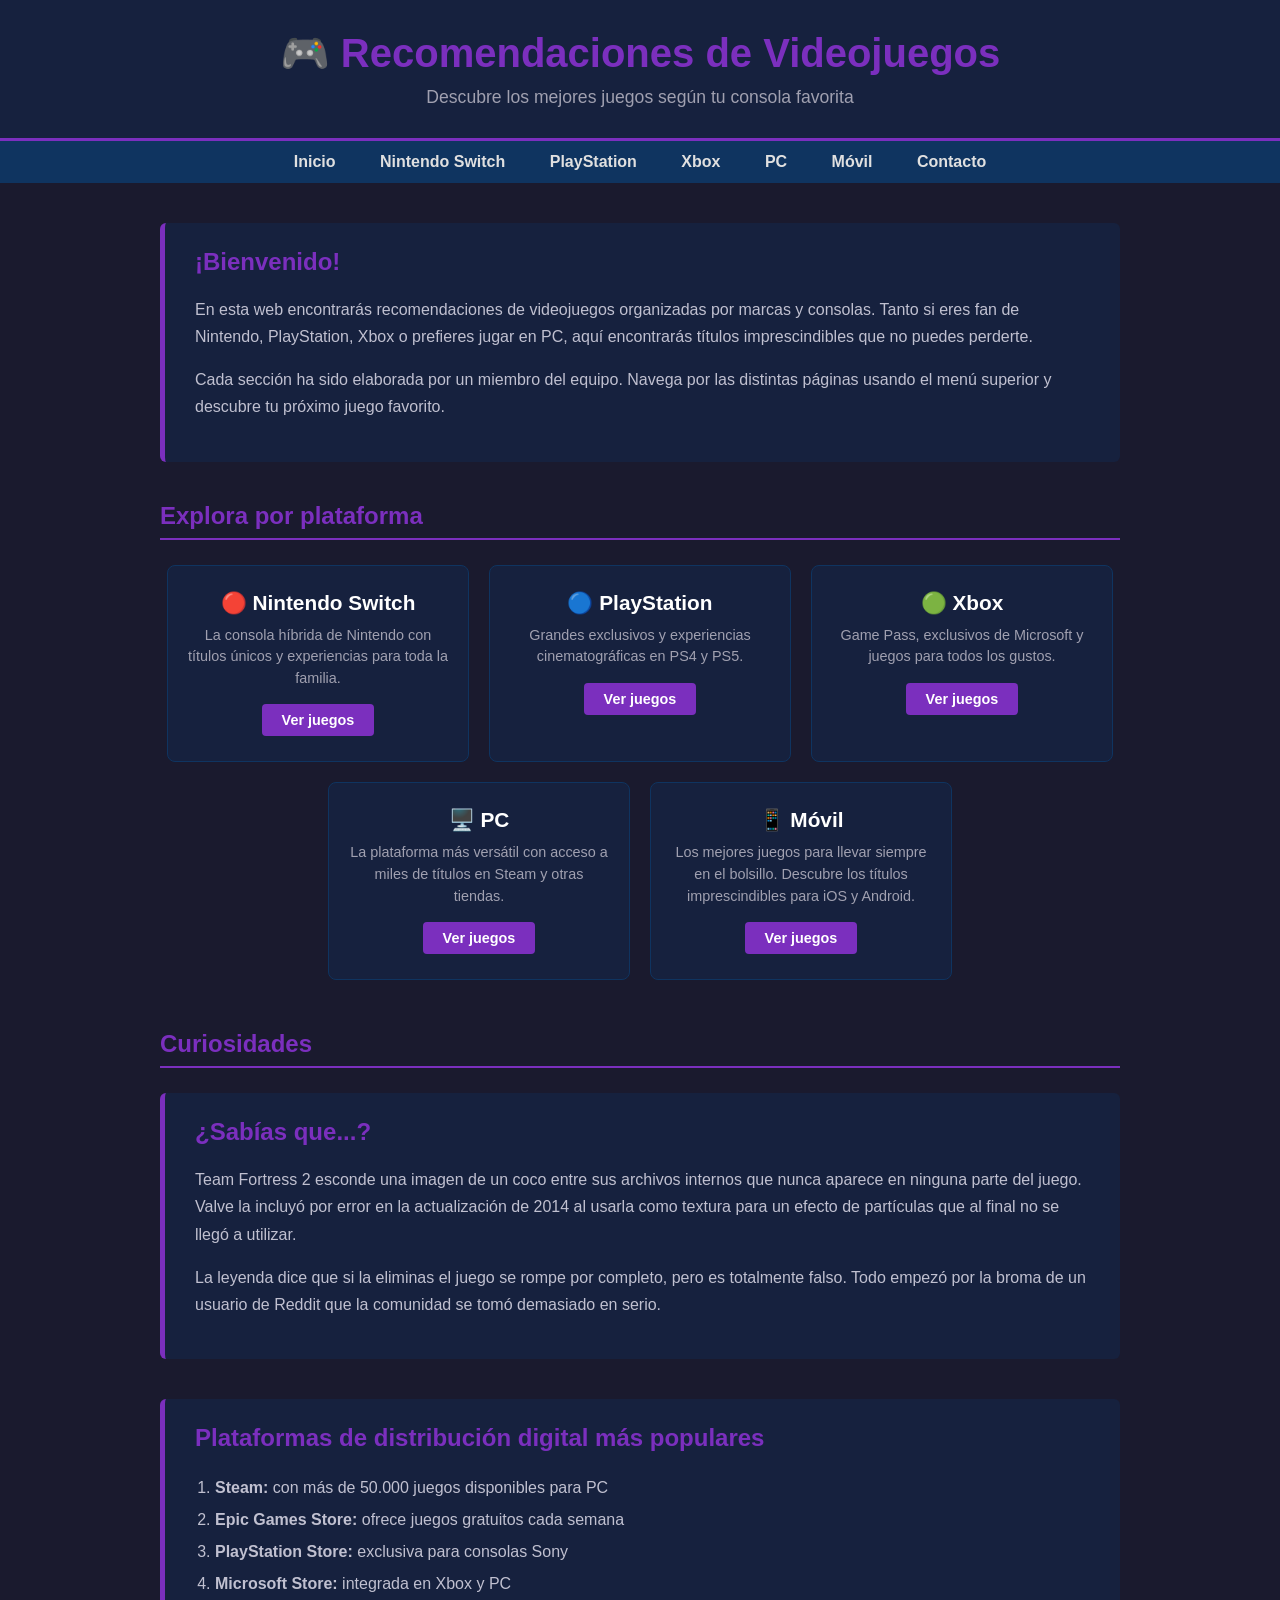
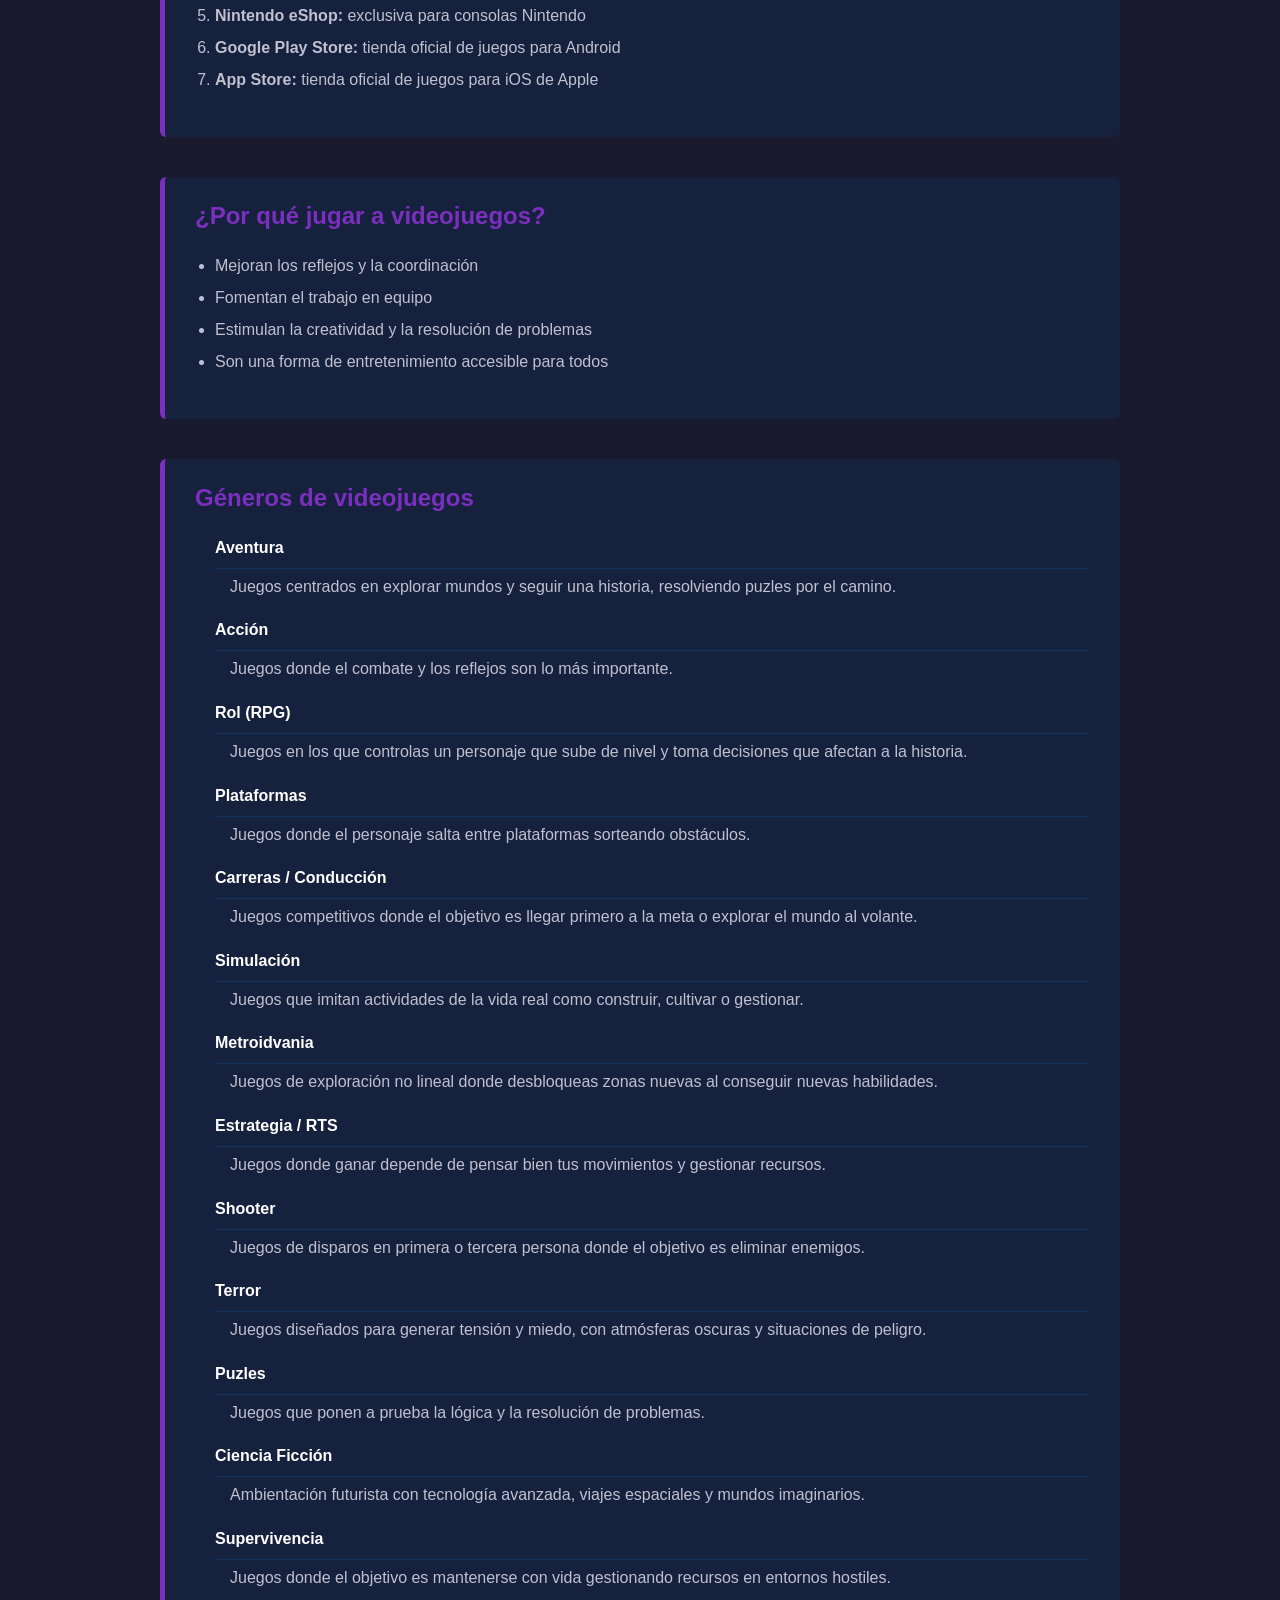
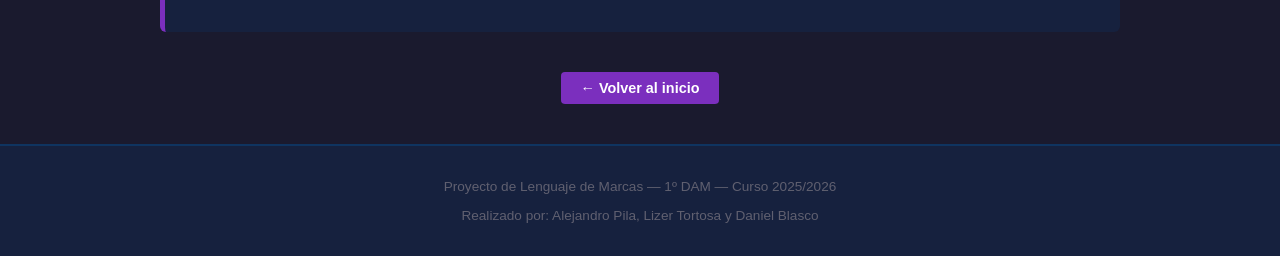
<file: index.html>
<!-- Alejandro Pila -->
<!DOCTYPE html>
<html lang="es">

<head>
    <meta charset="UTF-8">
    <meta name="viewport" content="width=device-width, initial-scale=1.0">
    <title>Recomendaciones de Videojuegos</title>
    <!-- Enlace al archivo de estilos compartido -->
    <link rel="stylesheet" href="estilos.css">
</head>

<body>

    <!-- Cabecera -->
    <header>
        <h1>🎮 Recomendaciones de Videojuegos</h1>
        <p>Descubre los mejores juegos según tu consola favorita</p>
    </header>

    <!-- Menú de navegación -->
    <nav>
        <a href="index.html">Inicio</a>
        <a href="switch.html">Nintendo Switch</a>
        <a href="playstation.html">PlayStation</a>
        <a href="xbox.html">Xbox</a>
        <a href="pc.html">PC</a>
        <a href="movil.html">Móvil</a>
        <a href="formulario.html">Contacto</a>
    </nav>

    <!-- Contenido principal -->
    <main>

        <!-- Bienvenida -->
        <div class="caja">
            <h2>¡Bienvenido!</h2>
            <p>
                En esta web encontrarás recomendaciones de videojuegos organizadas por marcas y consolas.
                Tanto si eres fan de Nintendo, PlayStation, Xbox o prefieres jugar en PC, aquí encontrarás
                títulos imprescindibles que no puedes perderte.
            </p>
            <p>
                Cada sección ha sido elaborada por un miembro del equipo. Navega por las distintas páginas
                usando el menú superior y descubre tu próximo juego favorito.
            </p>
        </div>

        <!-- Sección de plataformas -->
        <h2 class="seccion">Explora por plataforma</h2>

        <div class="plataformas">

            <!-- Nintendo Switch -->
            <div class="tarjeta-plataforma">
                <h3>🔴 Nintendo Switch</h3>
                <p>La consola híbrida de Nintendo con títulos únicos y experiencias para toda la familia.</p>
                <a href="switch.html" class="btn">Ver juegos</a>
            </div>

            <!-- PlayStation -->
            <div class="tarjeta-plataforma">
                <h3>🔵 PlayStation</h3>
                <p>Grandes exclusivos y experiencias cinematográficas en PS4 y PS5.</p>
                <a href="playstation.html" class="btn">Ver juegos</a>
            </div>

            <!-- Xbox -->
            <div class="tarjeta-plataforma">
                <h3>🟢 Xbox</h3>
                <p>Game Pass, exclusivos de Microsoft y juegos para todos los gustos.</p>
                <a href="xbox.html" class="btn">Ver juegos</a>
            </div>

            <!-- PC -->
            <div class="tarjeta-plataforma">
                <h3>🖥️ PC</h3>
                <p>La plataforma más versátil con acceso a miles de títulos en Steam y otras tiendas.</p>
                <a href="pc.html" class="btn">Ver juegos</a>
            </div>

            <div class="tarjeta-plataforma">
                <h3>📱 Móvil</h3>
                <p>Los mejores juegos para llevar siempre en el bolsillo. Descubre los títulos imprescindibles para iOS
                    y Android.</p>
                <a href="movil.html" class="btn">Ver juegos</a>
            </div>

        </div>

        <!-- Sección de información -->
        <h2 class="seccion">Curiosidades</h2>

        <!-- Curiosidad -->
        <div class="caja">
            <h2>¿Sabías que...?</h2>
            <p>
                Team Fortress 2 esconde una imagen de un coco entre sus archivos internos
                que nunca aparece en ninguna parte del juego. Valve la incluyó por error
                en la actualización de 2014 al usarla como textura para un efecto de
                partículas que al final no se llegó a utilizar.
            </p>
            <p>
                La leyenda dice que si la eliminas el juego se rompe por completo, pero
                es totalmente falso. Todo empezó por la broma de un usuario de Reddit
                que la comunidad se tomó demasiado en serio.
            </p>
        </div>

        <!-- Plataformas populares -->
        <div class="caja">
            <h2>Plataformas de distribución digital más populares</h2>
            <ol>
                <li><strong>Steam:</strong> con más de 50.000 juegos disponibles para PC</li>
                <li><strong>Epic Games Store:</strong> ofrece juegos gratuitos cada semana</li>
                <li><strong>PlayStation Store:</strong> exclusiva para consolas Sony</li>
                <li><strong>Microsoft Store:</strong> integrada en Xbox y PC</li>
                <li><strong>Nintendo eShop:</strong> exclusiva para consolas Nintendo</li>
                <li><strong>Google Play Store:</strong> tienda oficial de juegos para Android</li>
                <li><strong>App Store:</strong> tienda oficial de juegos para iOS de Apple</li>
            </ol>
        </div>

        <!-- Por que jugar videjuegos -->
        <div class="caja">
            <h2>¿Por qué jugar a videojuegos?</h2>
            <ul>
                <li>Mejoran los reflejos y la coordinación</li>
                <li>Fomentan el trabajo en equipo</li>
                <li>Estimulan la creatividad y la resolución de problemas</li>
                <li>Son una forma de entretenimiento accesible para todos</li>
            </ul>
        </div>

        <div class="caja">
            <h2>Géneros de videojuegos</h2>
            <dl>
                <dt><strong>Aventura</strong></dt>
                <dd>Juegos centrados en explorar mundos y seguir una historia, resolviendo puzles por el camino.</dd>

                <dt><strong>Acción</strong></dt>
                <dd>Juegos donde el combate y los reflejos son lo más importante.</dd>

                <dt><strong>Rol (RPG)</strong></dt>
                <dd>Juegos en los que controlas un personaje que sube de nivel y toma decisiones que afectan a la
                    historia.</dd>

                <dt><strong>Plataformas</strong></dt>
                <dd>Juegos donde el personaje salta entre plataformas sorteando obstáculos.</dd>

                <dt><strong>Carreras / Conducción</strong></dt>
                <dd>Juegos competitivos donde el objetivo es llegar primero a la meta o explorar el mundo al volante.
                </dd>

                <dt><strong>Simulación</strong></dt>
                <dd>Juegos que imitan actividades de la vida real como construir, cultivar o gestionar.</dd>

                <dt><strong>Metroidvania</strong></dt>
                <dd>Juegos de exploración no lineal donde desbloqueas zonas nuevas al conseguir nuevas habilidades.</dd>

                <dt><strong>Estrategia / RTS</strong></dt>
                <dd>Juegos donde ganar depende de pensar bien tus movimientos y gestionar recursos.</dd>

                <dt><strong>Shooter</strong></dt>
                <dd>Juegos de disparos en primera o tercera persona donde el objetivo es eliminar enemigos.</dd>

                <dt><strong>Terror</strong></dt>
                <dd>Juegos diseñados para generar tensión y miedo, con atmósferas oscuras y situaciones de peligro.</dd>

                <dt><strong>Puzles</strong></dt>
                <dd>Juegos que ponen a prueba la lógica y la resolución de problemas.</dd>

                <dt><strong>Ciencia Ficción</strong></dt>
                <dd>Ambientación futurista con tecnología avanzada, viajes espaciales y mundos imaginarios.</dd>

                <dt><strong>Supervivencia</strong></dt>
                <dd>Juegos donde el objetivo es mantenerse con vida gestionando recursos en entornos hostiles.</dd>
            </dl>
        </div>

        <!-- Botón de volver -->
        <div class="volver">
            <a href="#" class="btn">← Volver al inicio</a>
        </div>

    </main>

    <!-- Pie de página -->
    <footer>
        <p>Proyecto de Lenguaje de Marcas &mdash; 1º DAM &mdash; Curso 2025/2026</p>
        <p>Realizado por: Alejandro Pila, Lizer Tortosa y Daniel Blasco</p>
    </footer>

</body>

</html>
</file>
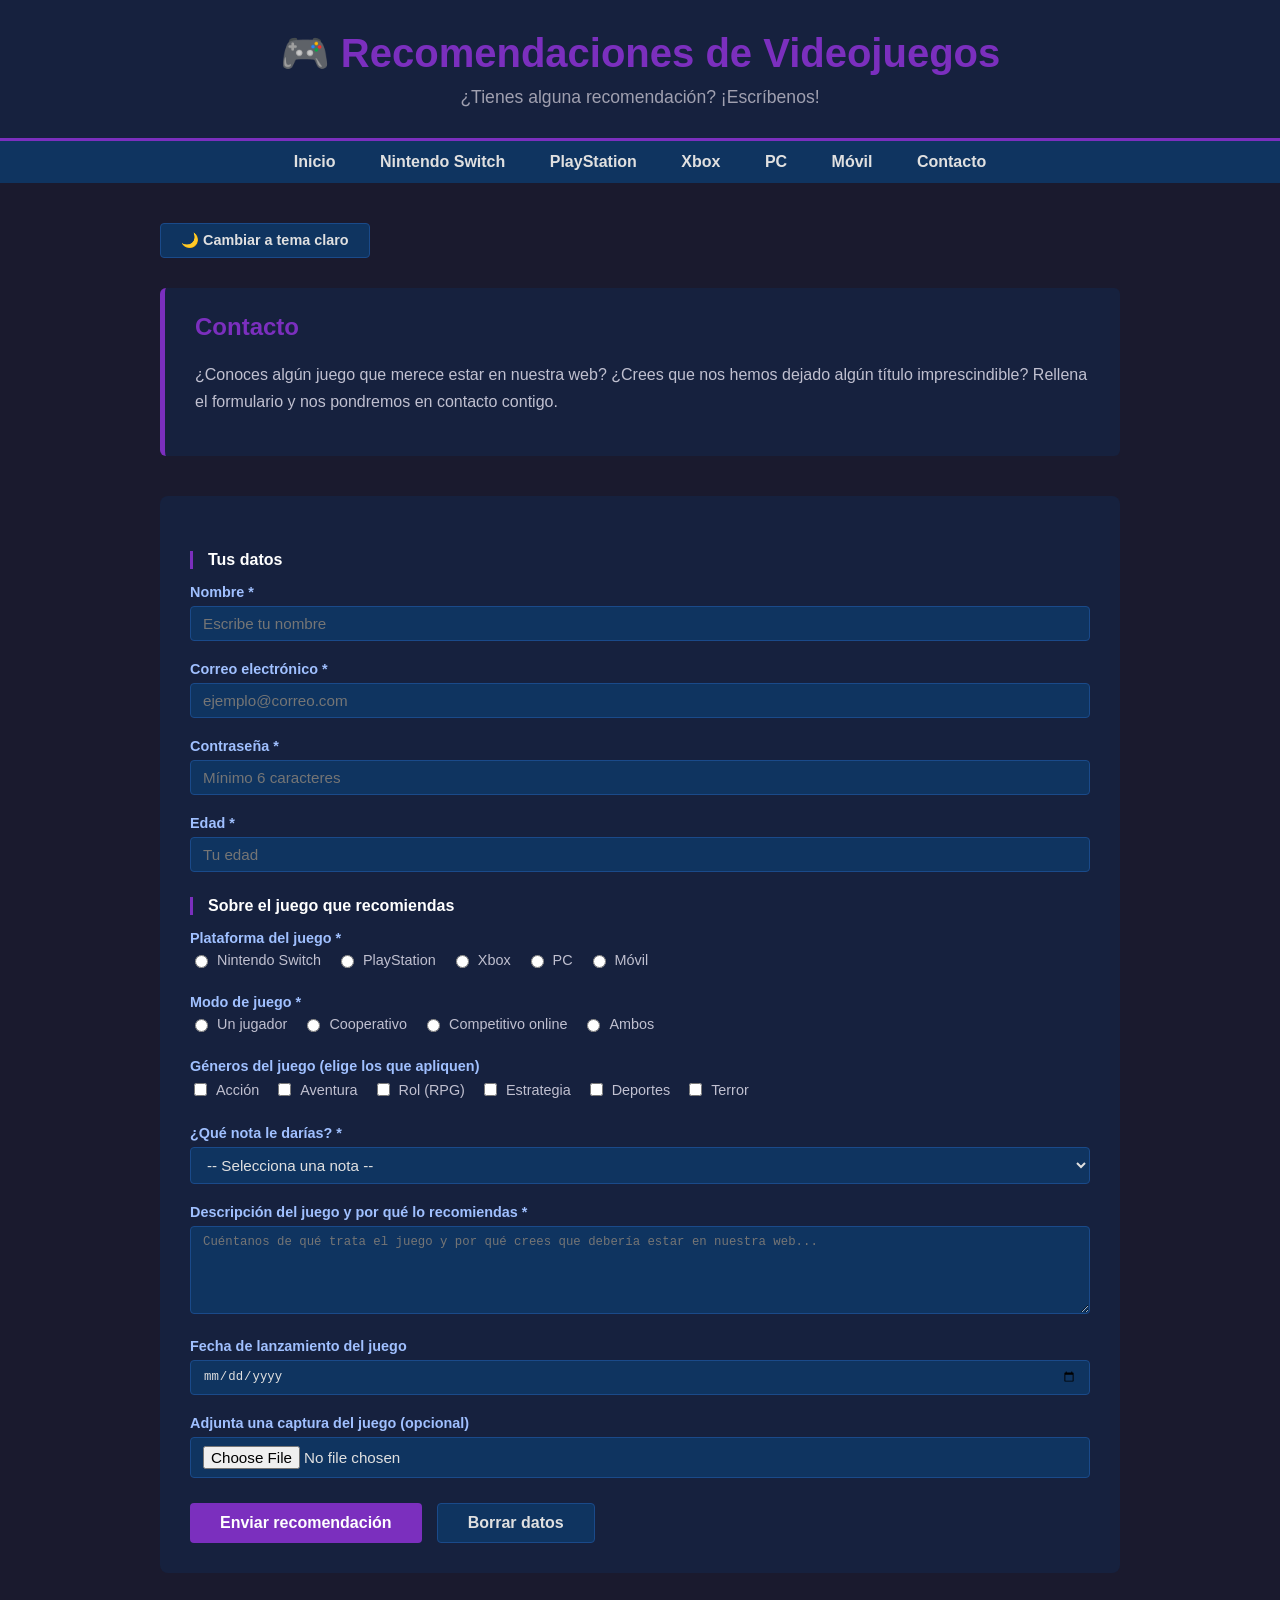
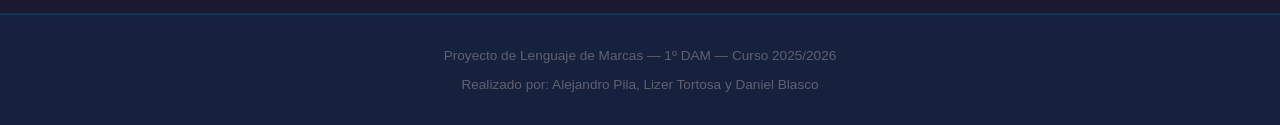
<file: formulario.html>
<!-- Alejandro Pila, Lizer Tortosa, Daniel Blasco -->
<!DOCTYPE html>
<html lang="es">

<head>
    <meta charset="UTF-8">
    <meta name="viewport" content="width=device-width, initial-scale=1.0">
    <title>Contacto - Recomendaciones de Videojuegos</title>
    <link rel="stylesheet" href="estilos.css">
</head>

<body>

    <!-- Cabecera -->
    <header>
        <h1>🎮 Recomendaciones de Videojuegos</h1>
        <p>¿Tienes alguna recomendación? ¡Escríbenos!</p>
    </header>

    <!-- Menú de navegación -->
    <nav>
        <a href="index.html">Inicio</a>
        <a href="switch.html">Nintendo Switch</a>
        <a href="playstation.html">PlayStation</a>
        <a href="XBOX.html">Xbox</a>
        <a href="PC.html">PC</a>
        <a href="movil.html">Móvil</a>
        <a href="formulario.html">Contacto</a>
    </nav>

    <!-- Contenido principal -->
    <main>

        <!-- Botón cambiar tema (evento Javascript) -->
        <button id="btn-tema" onclick="cambiarTema()">🌙 Cambiar a tema claro</button>

        <div class="caja">
            <h2>Contacto</h2>
            <p>
                ¿Conoces algún juego que merece estar en nuestra web? ¿Crees que nos hemos dejado
                algún título imprescindible? Rellena el formulario y nos pondremos en contacto contigo.
            </p>
        </div>

        <!-- Mensaje de éxito -->
        <div id="mensaje-exito">✅ ¡Mensaje enviado correctamente! Gracias por tu recomendación.</div>

        <!-- Formulario -->
        <div class="formulario">
            <form id="form-contacto" action="#" method="post">

                <!-- DATOS DE CONTACTO -->
                <p class="seccion-form">Tus datos</p>

                <!-- Nombre -->
                <div class="campo">
                    <label for="nombre">Nombre *</label>
                    <input type="text" id="nombre" name="nombre" maxlength="50" size="40"
                        placeholder="Escribe tu nombre">
                    <p class="error" id="error-nombre">El nombre es obligatorio.</p>
                </div>

                <!-- Correo -->
                <div class="campo">
                    <label for="email">Correo electrónico *</label>
                    <input type="text" id="email" name="email" maxlength="100" size="40"
                        placeholder="ejemplo@correo.com">
                    <p class="error" id="error-email">Introduce un correo electrónico válido.</p>
                </div>

                <!-- Contraseña -->
                <div class="campo">
                    <label for="password">Contraseña *</label>
                    <input type="password" id="password" name="password" maxlength="20" size="40"
                        placeholder="Mínimo 6 caracteres">
                    <p class="error" id="error-password">La contraseña debe tener al menos 6 caracteres.</p>
                </div>

                <!-- Edad -->
                <div class="campo">
                    <label for="edad">Edad *</label>
                    <input type="number" id="edad" name="edad" min="1" max="120" step="1" placeholder="Tu edad">
                    <p class="error" id="error-edad">Introduce una edad válida.</p>
                </div>

                <!-- SOBRE EL JUEGO -->
                <p class="seccion-form">Sobre el juego que recomiendas</p>

                <!-- Plataforma -->
                <div class="campo">
                    <label>Plataforma del juego *</label>
                    <div class="grupo-opciones">
                        <label><input type="radio" name="plataforma" value="switch"> Nintendo Switch</label>
                        <label><input type="radio" name="plataforma" value="playstation"> PlayStation</label>
                        <label><input type="radio" name="plataforma" value="xbox"> Xbox</label>
                        <label><input type="radio" name="plataforma" value="pc"> PC</label>
                        <label><input type="radio" name="plataforma" value="movil"> Móvil</label>
                    </div>
                    <p class="error" id="error-plataforma">Selecciona una plataforma.</p>
                </div>

                <!-- Modo de juego -->
                <div class="campo">
                    <label>Modo de juego *</label>
                    <div class="grupo-opciones">
                        <label><input type="radio" name="modo" value="solo"> Un jugador</label>
                        <label><input type="radio" name="modo" value="cooperativo"> Cooperativo</label>
                        <label><input type="radio" name="modo" value="competitivo"> Competitivo online</label>
                        <label><input type="radio" name="modo" value="ambos"> Ambos</label>
                    </div>
                    <p class="error" id="error-modo">Selecciona un modo de juego.</p>
                </div>

                <!-- Géneros -->
                <div class="campo">
                    <label>Géneros del juego (elige los que apliquen)</label>
                    <div class="grupo-opciones">
                        <label><input type="checkbox" name="generos" value="accion"> Acción</label>
                        <label><input type="checkbox" name="generos" value="aventura"> Aventura</label>
                        <label><input type="checkbox" name="generos" value="rol"> Rol (RPG)</label>
                        <label><input type="checkbox" name="generos" value="estrategia"> Estrategia</label>
                        <label><input type="checkbox" name="generos" value="deportes"> Deportes</label>
                        <label><input type="checkbox" name="generos" value="terror"> Terror</label>
                    </div>
                </div>

                <!-- Valoración -->
                <div class="campo">
                    <label for="valoracion">¿Qué nota le darías? *</label>
                    <select id="valoracion" name="valoracion">
                        <option value="">-- Selecciona una nota --</option>
                        <option value="10">10 - Obra maestra</option>
                        <option value="9">9 - Imprescindible</option>
                        <option value="8">8 - Muy recomendable</option>
                        <option value="7">7 - Bueno</option>
                        <option value="6">6 - Aceptable</option>
                    </select>
                    <p class="error" id="error-valoracion">Selecciona una valoración.</p>
                </div>

                <!-- Descripción -->
                <div class="campo">
                    <label for="descripcion">Descripción del juego y por qué lo recomiendas *</label>
                    <textarea id="descripcion" name="descripcion" rows="5"
                        placeholder="Cuéntanos de qué trata el juego y por qué crees que debería estar en nuestra web..."></textarea>
                    <p class="error" id="error-descripcion">La descripción es obligatoria.</p>
                </div>

                <!-- Fecha de lanzamiento -->
                <div class="campo">
                    <label for="fecha-lanzamiento">Fecha de lanzamiento del juego</label>
                    <input type="date" id="fecha-lanzamiento" name="fecha-lanzamiento">
                </div>

                <!-- Captura del juego -->
                <div class="campo">
                    <label for="captura">Adjunta una captura del juego (opcional)</label>
                    <input type="file" id="captura" name="captura" accept="image/*">
                </div>

                <!-- Botones -->
                <div class="botones-form">
                    <button type="button" class="btn-enviar" onclick="validarFormulario()">Enviar recomendación</button>
                    <button type="reset" class="btn-borrar">Borrar datos</button>
                </div>

            </form>
        </div>

    </main>

    <!-- Pie de página -->
    <footer>
        <p>Proyecto de Lenguaje de Marcas &mdash; 1º DAM &mdash; Curso 2025/2026</p>
        <p>Realizado por: Alejandro Pila, Lizer Tortosa y Daniel Blasco</p>
    </footer>

    <!-- Javascript -->
    <script>

        // =========================================
        // EVENTO: CAMBIAR TEMA DE LA PÁGINA
        // =========================================
         function cambiarTema() {
            var boton = document.getElementById('btn-tema');
            var body = document.body;
 
            if (body.classList.contains('tema-claro')) {
                body.classList.remove('tema-claro');
                boton.textContent = '🌙 Cambiar a tema claro';
            } else {
                body.classList.add('tema-claro');
                boton.textContent = '☀️ Cambiar a tema oscuro';
            }
        }

        // =========================================
        // VALIDACIÓN DEL FORMULARIO
        // =========================================
        function validarFormulario() {

            var valido = true;

            // Limpiar errores anteriores
            var errores = document.querySelectorAll('.error');
            for (var i = 0; i < errores.length; i++) {
                errores[i].style.display = 'none';
            }
            var invalidos = document.querySelectorAll('.invalido');
            for (var i = 0; i < invalidos.length; i++) {
                invalidos[i].classList.remove('invalido');
            }

            // Validar nombre
            var nombre = document.getElementById('nombre');
            if (nombre.value.trim() === '') {
                document.getElementById('error-nombre').style.display = 'block';
                nombre.classList.add('invalido');
                valido = false;
            }

            // Validar email
            var email = document.getElementById('email');
            if (email.value.trim() === '' || !email.value.includes('@')) {
                document.getElementById('error-email').style.display = 'block';
                email.classList.add('invalido');
                valido = false;
            }

            // Validar contraseña
            var password = document.getElementById('password');
            if (password.value.length < 6) {
                document.getElementById('error-password').style.display = 'block';
                password.classList.add('invalido');
                valido = false;
            }

            // Validar edad
            var edad = document.getElementById('edad');
            if (edad.value === '' || edad.value < 1 || edad.value > 120) {
                document.getElementById('error-edad').style.display = 'block';
                edad.classList.add('invalido');
                valido = false;
            }

            // Validar plataforma (radio)
            var plataformas = document.querySelectorAll('input[name="plataforma"]');
            var plataformaSeleccionada = false;
            for (var i = 0; i < plataformas.length; i++) {
                if (plataformas[i].checked) {
                    plataformaSeleccionada = true;
                }
            }
            if (!plataformaSeleccionada) {
                document.getElementById('error-plataforma').style.display = 'block';
                valido = false;
            }

            // Validar modo de juego (radio)
            var modos = document.querySelectorAll('input[name="modo"]');
            var modoSeleccionado = false;
            for (var i = 0; i < modos.length; i++) {
                if (modos[i].checked) {
                    modoSeleccionado = true;
                }
            }
            if (!modoSeleccionado) {
                document.getElementById('error-modo').style.display = 'block';
                valido = false;
            }

            // Validar valoración (select)
            var valoracion = document.getElementById('valoracion');
            if (valoracion.value === '') {
                document.getElementById('error-valoracion').style.display = 'block';
                valoracion.classList.add('invalido');
                valido = false;
            }

            // Validar descripción
            var descripcion = document.getElementById('descripcion');
            if (descripcion.value.trim() === '') {
                document.getElementById('error-descripcion').style.display = 'block';
                descripcion.classList.add('invalido');
                valido = false;
            }

            // Si todo es válido mostrar mensaje de éxito
            if (valido) {
                document.getElementById('mensaje-exito').style.display = 'block';
                document.getElementById('form-contacto').reset();
                window.scrollTo(0, 0);
            }
        }

    </script>

</body>

</html>
</file>
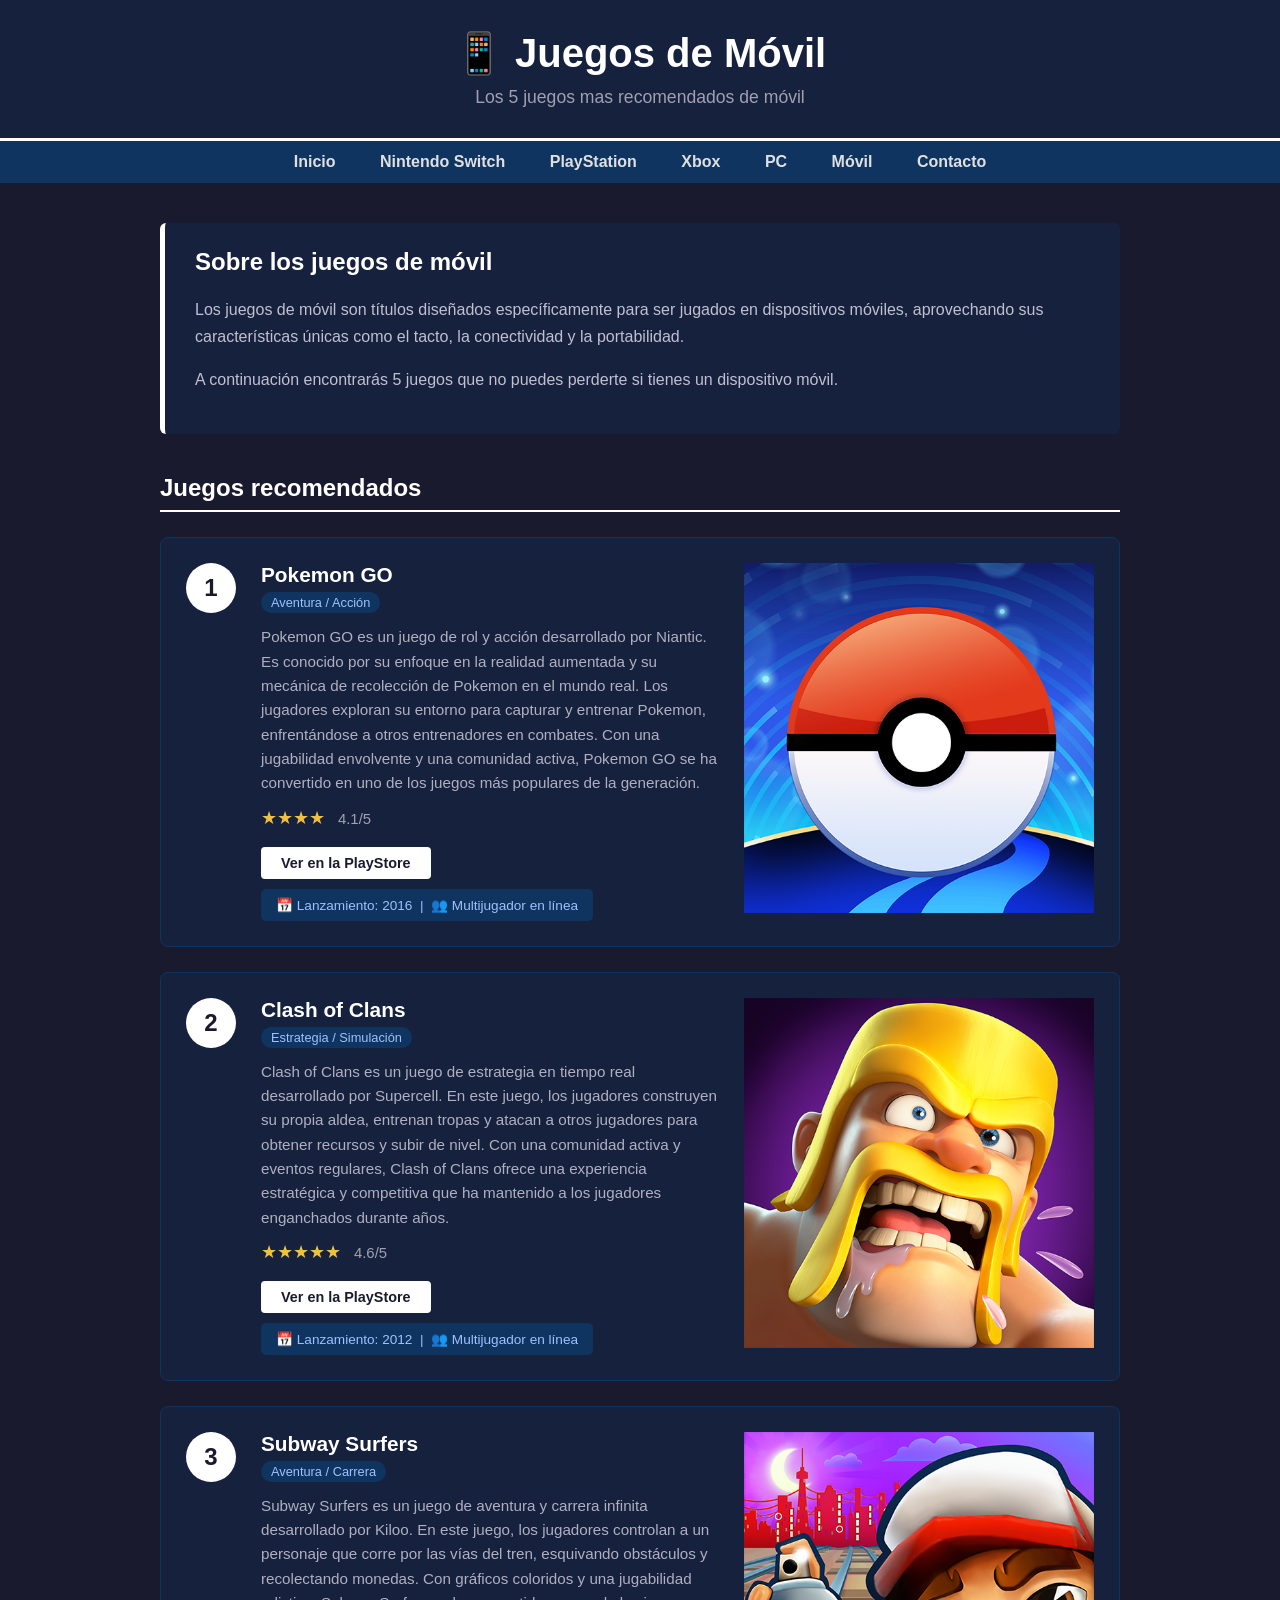
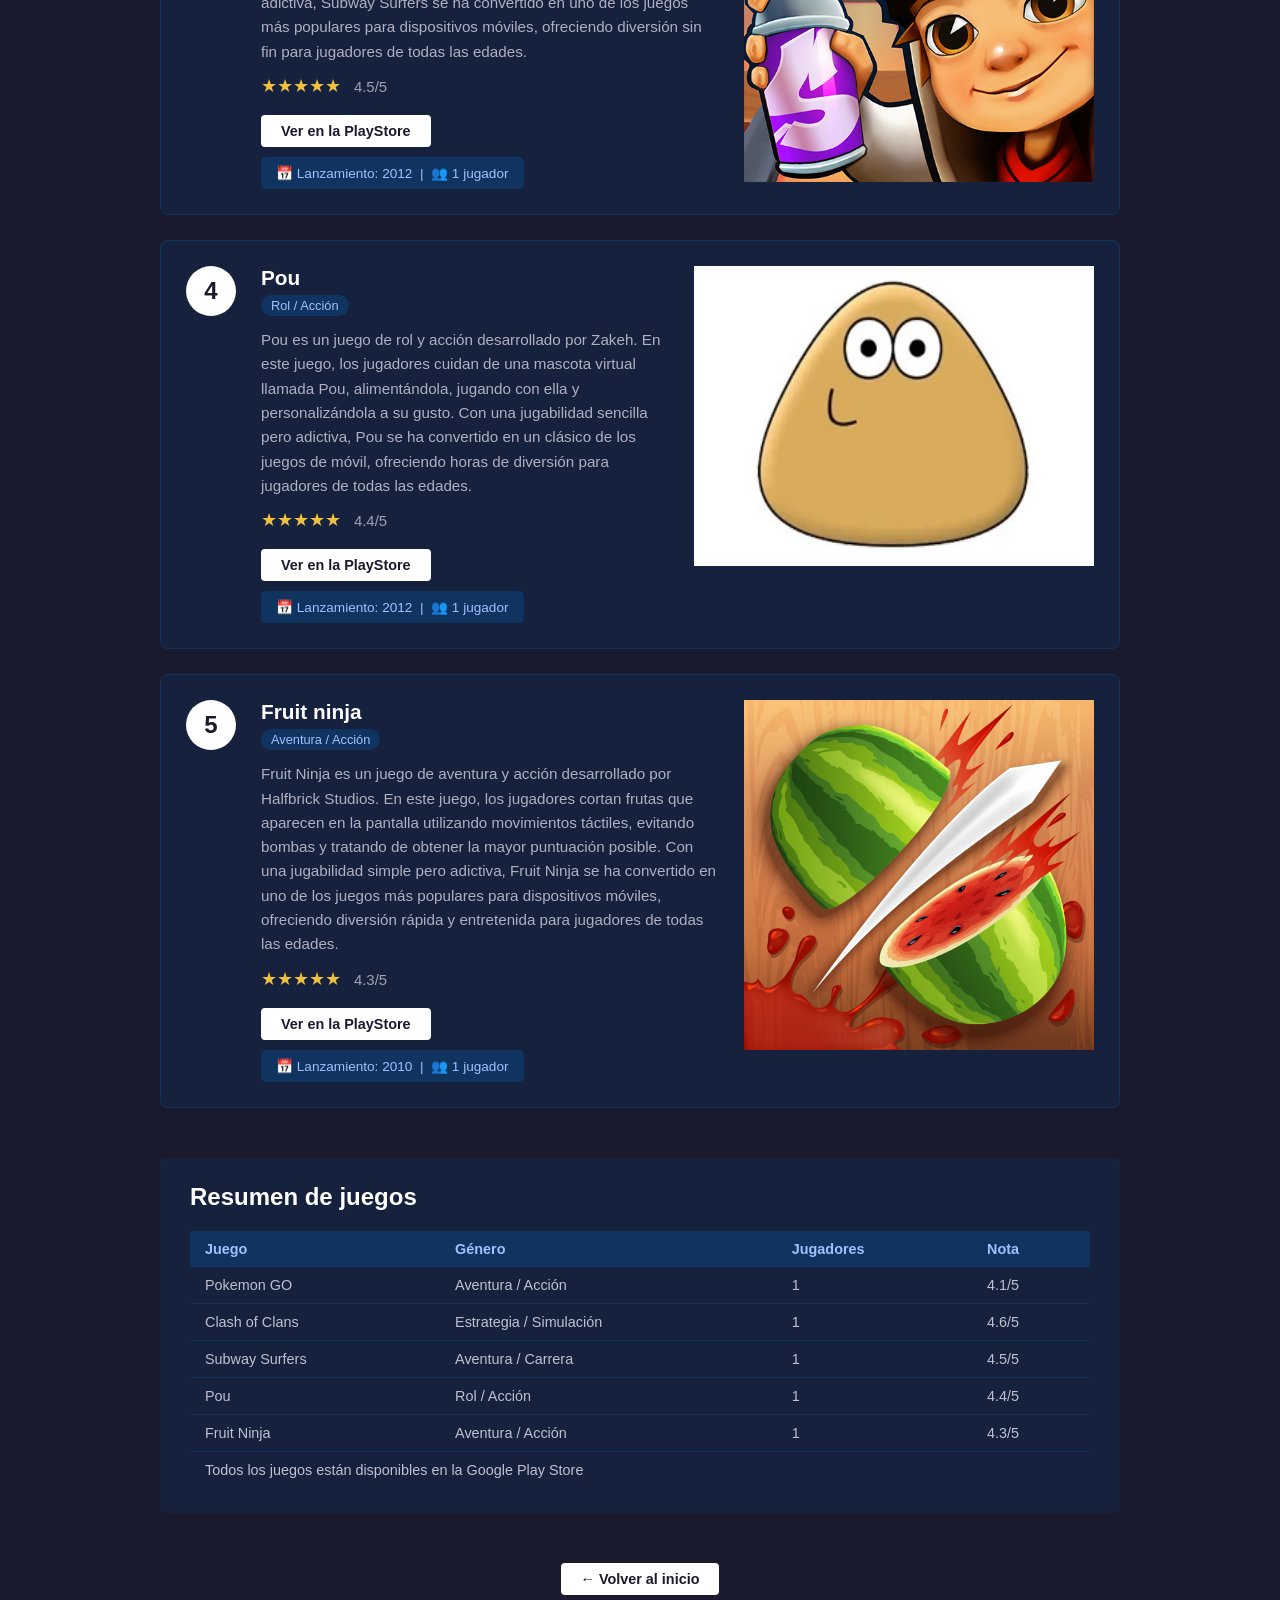
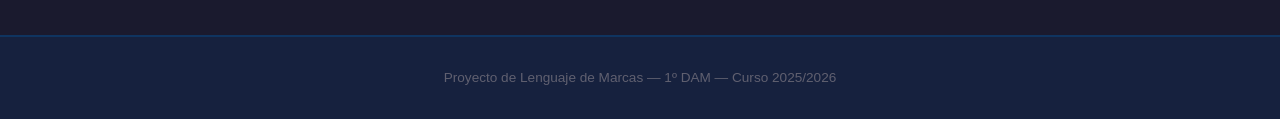
<file: movil.html>
<!-- Lizer Tortosa -->
<!DOCTYPE html>
<html lang="es">

<head>
    <meta charset="UTF-8">
    <title>Recomendaciones de juegos de móvil</title>
    <link rel="stylesheet" type="text/css" href="estilos.css">
</head>


<body class="tema-movil">
    <header>
        <h1>📱 Juegos de Móvil</h1>
        <p>Los 5 juegos mas recomendados de móvil</p>
    </header>
    <nav>
        <a href="index.html">Inicio</a>
        <a href="switch.html">Nintendo Switch</a>
        <a href="playstation.html">PlayStation</a>
        <a href="xbox.html">Xbox</a>
        <a href="pc.html">PC</a>
        <a href="movil.html">Móvil</a>
        <a href="formulario.html">Contacto</a>
    </nav>
    <main>

        <!-- Introducción -->
        <div class="caja">
            <h2>Sobre los juegos de móvil</h2>
            <p>
                Los juegos de móvil son títulos diseñados específicamente para ser jugados en dispositivos móviles,
                aprovechando sus características únicas como el tacto, la conectividad y la portabilidad.
            </p>
            <p>
                A continuación encontrarás 5 juegos que no puedes perderte si tienes un dispositivo móvil.
            </p>
        </div>

        <!-- Lista de juegos recomendados -->
        <h2 class="seccion">Juegos recomendados</h2>

        <div class="juegos">

            <!-- Pokemon GO -->
            <div class="tarjeta-juego">
                <div class="numero">1</div>
                <div class="info-juego">
                    <h3>Pokemon GO</h3>
                    <span class="genero">Aventura / Acción</span>
                    <p>
                        Pokemon GO es un juego de rol y acción desarrollado por Niantic. Es conocido por
                        su enfoque en la realidad aumentada y su mecánica de recolección de Pokemon en el mundo real.
                        Los jugadores exploran su entorno para capturar y entrenar Pokemon, enfrentándose a otros
                        entrenadores en combates. Con una jugabilidad envolvente y una comunidad activa, Pokemon GO se
                        ha convertido en uno de los juegos más populares de la generación.
                    </p>
                    <div class="valoracion">
                        ★★★★ <span>4.1/5</span>
                    </div>
                    <br>
                    <a href="https://play.google.com/store/apps/details?id=com.nianticlabs.pokemongo&hl=es_419"
                        class="btn" target="_blank">Ver en la PlayStore</a>
                    <div class="datos">📅 Lanzamiento: 2016 &nbsp;|&nbsp; 👥 Multijugador en línea</div>
                </div>
                <img alt="Subway Surfers" src="Imagenes/pokemon-go.jpg" width="350" height="350">
            </div>
            <!-- Clash of Clans -->
            <div class="tarjeta-juego">
                <div class="numero">2</div>
                <div class="info-juego">
                    <h3>Clash of Clans</h3>
                    <span class="genero">Estrategia / Simulación</span>
                    <p>
                        Clash of Clans es un juego de estrategia en tiempo real desarrollado por Supercell. En este
                        juego, los jugadores construyen su propia aldea, entrenan tropas y atacan a otros jugadores
                        para obtener recursos y subir de nivel. Con una comunidad activa y eventos regulares, Clash of
                        Clans ofrece una experiencia estratégica y competitiva que ha mantenido a los jugadores
                        enganchados durante años.
                    </p>
                    <div class="valoracion">
                        ★★★★★ <span>4.6/5</span>
                    </div>
                    <br>
                    <a href="https://play.google.com/store/apps/details?id=com.supercell.clashofclans&hl=es"
                        class="btn" target="_blank">Ver en la PlayStore</a>
                    <div class="datos">📅 Lanzamiento: 2012 &nbsp;|&nbsp; 👥 Multijugador en línea</div>
                </div>
                <img alt="Clash of Clans" src="Imagenes/clash-of-clans.jpg" width="350" height="350">
            </div>

            <!-- Subway Surfers -->
            <div class="tarjeta-juego">
                <div class="numero">3</div>
                <div class="info-juego">
                    <h3>Subway Surfers</h3>
                    <span class="genero">Aventura / Carrera</span>
                    <p>
                        Subway Surfers es un juego de aventura y carrera infinita desarrollado por Kiloo. En este
                        juego, los jugadores controlan a un personaje que corre por las vías del tren, esquivando
                        obstáculos y recolectando monedas. Con gráficos coloridos y una jugabilidad adictiva, Subway
                        Surfers se ha convertido en uno de los juegos más populares para dispositivos móviles,
                        ofreciendo diversión sin fin para jugadores de todas las edades.
                    </p>
                    <div class="valoracion">
                        ★★★★★ <span>4.5/5</span>
                    </div>
                    <br>
                    <a href="https://play.google.com/store/apps/details?id=com.kiloo.subwaysurf&hl=es"
                        class="btn" target="_blank">Ver en la PlayStore</a>
                    <br>
                    <div class="datos">📅 Lanzamiento: 2012 &nbsp;|&nbsp; 👥 1 jugador</div>
                </div>
                <img alt="Subway Surfers" src="Imagenes/subway-surfers.jpg" width="350" height="350">
            </div>

            <!-- Pou -->
            <div class="tarjeta-juego">
                <div class="numero">4</div>
                <div class="info-juego">
                    <h3>Pou</h3>
                    <span class="genero">Rol / Acción</span>
                    <p>
                        Pou es un juego de rol y acción desarrollado por Zakeh. En este juego, los jugadores cuidan de
                        una mascota virtual llamada Pou, alimentándola, jugando con ella y personalizándola a su
                        gusto. Con una jugabilidad sencilla pero adictiva, Pou se ha convertido en un clásico de los
                        juegos de móvil, ofreciendo horas de diversión para jugadores de todas las edades.
                    </p>
                    <div class="valoracion">
                        ★★★★★ <span>4.4/5</span>
                    </div>
                    <br>
                    <a href="https://play.google.com/store/apps/details?id=me.pou.app&hl=es_419"
                        class="btn" target="_blank">Ver en la PlayStore</a>
                    <div class="datos">📅 Lanzamiento: 2012 &nbsp;|&nbsp; 👥 1 jugador</div>
                </div>
                <img alt="Pou" src="Imagenes/pou.jpg" width="400" height="300">
            </div>

            <!-- Fruit Ninja -->
            <div class="tarjeta-juego">
                <div class="numero">5</div>
                <div class="info-juego">
                    <h3>Fruit ninja</h3>
                    <span class="genero">Aventura / Acción</span>
                    <p>
                        Fruit Ninja es un juego de aventura y acción desarrollado por Halfbrick Studios. En este juego,
                        los jugadores cortan frutas que aparecen en la pantalla utilizando movimientos táctiles,
                        evitando
                        bombas y tratando de obtener la mayor puntuación posible. Con una jugabilidad simple pero
                        adictiva, Fruit Ninja se ha convertido en uno de los juegos más populares para dispositivos
                        móviles, ofreciendo diversión rápida y entretenida para jugadores de todas las edades.
                    <div class="valoracion">
                        ★★★★★ <span>4.3/5</span>
                    </div>
                    <br>
                    <a href="https://play.google.com/store/apps/details?id=com.halfbrick.fruitninjafree&hl=es_419"
                        class="btn" target="_blank">Ver en la PlayStore</a>
                    <br>
                    <div class="datos">📅 Lanzamiento: 2010 &nbsp;|&nbsp; 👥 1 jugador</div>
                </div>
                <img alt="Fruit Ninja" src="Imagenes/fruit-ninja.jpg" width="350" height="350">
            </div>
        </div>

        <!-- Tabla resumen -->
        <div class="resumen">
            <h2>Resumen de juegos</h2>
            <table>
                <tr>
                    <th>Juego</th>
                    <th>Género</th>
                    <th>Jugadores</th>
                    <th>Nota</th>
                </tr>
                <tr>
                    <td>Pokemon GO</td>
                    <td>Aventura / Acción</td>
                    <td>1</td>
                    <td>4.1/5</td>
                </tr>
                <tr>
                    <td>Clash of Clans</td>
                    <td>Estrategia / Simulación</td>
                    <td>1</td>
                    <td>4.6/5</td>
                </tr>
                <tr>
                    <td>Subway Surfers</td>
                    <td>Aventura / Carrera</td>
                    <td>1</td>
                    <td>4.5/5</td>
                </tr>
                <tr>
                    <td>Pou</td>
                    <td>Rol / Acción</td>
                    <td>1</td>
                    <td>4.4/5</td>
                </tr>
                <tr>
                    <td>Fruit Ninja</td>
                    <td>Aventura / Acción</td>
                    <td>1</td>
                    <td>4.3/5</td>
                </tr>
                <tr>
                    <td colspan="4">Todos los juegos están disponibles en la Google Play Store</td>
                </tr>
            </table>
        </div>

        <!-- Botón de volver -->
        <div class="volver">
            <a href="#" class="btn">← Volver al inicio</a>
        </div>

    </main>

    <!-- Pie de página -->
    <footer>
        <p>Proyecto de Lenguaje de Marcas &mdash; 1º DAM &mdash; Curso 2025/2026</p>
    </footer>
</body>

</html>
</file>
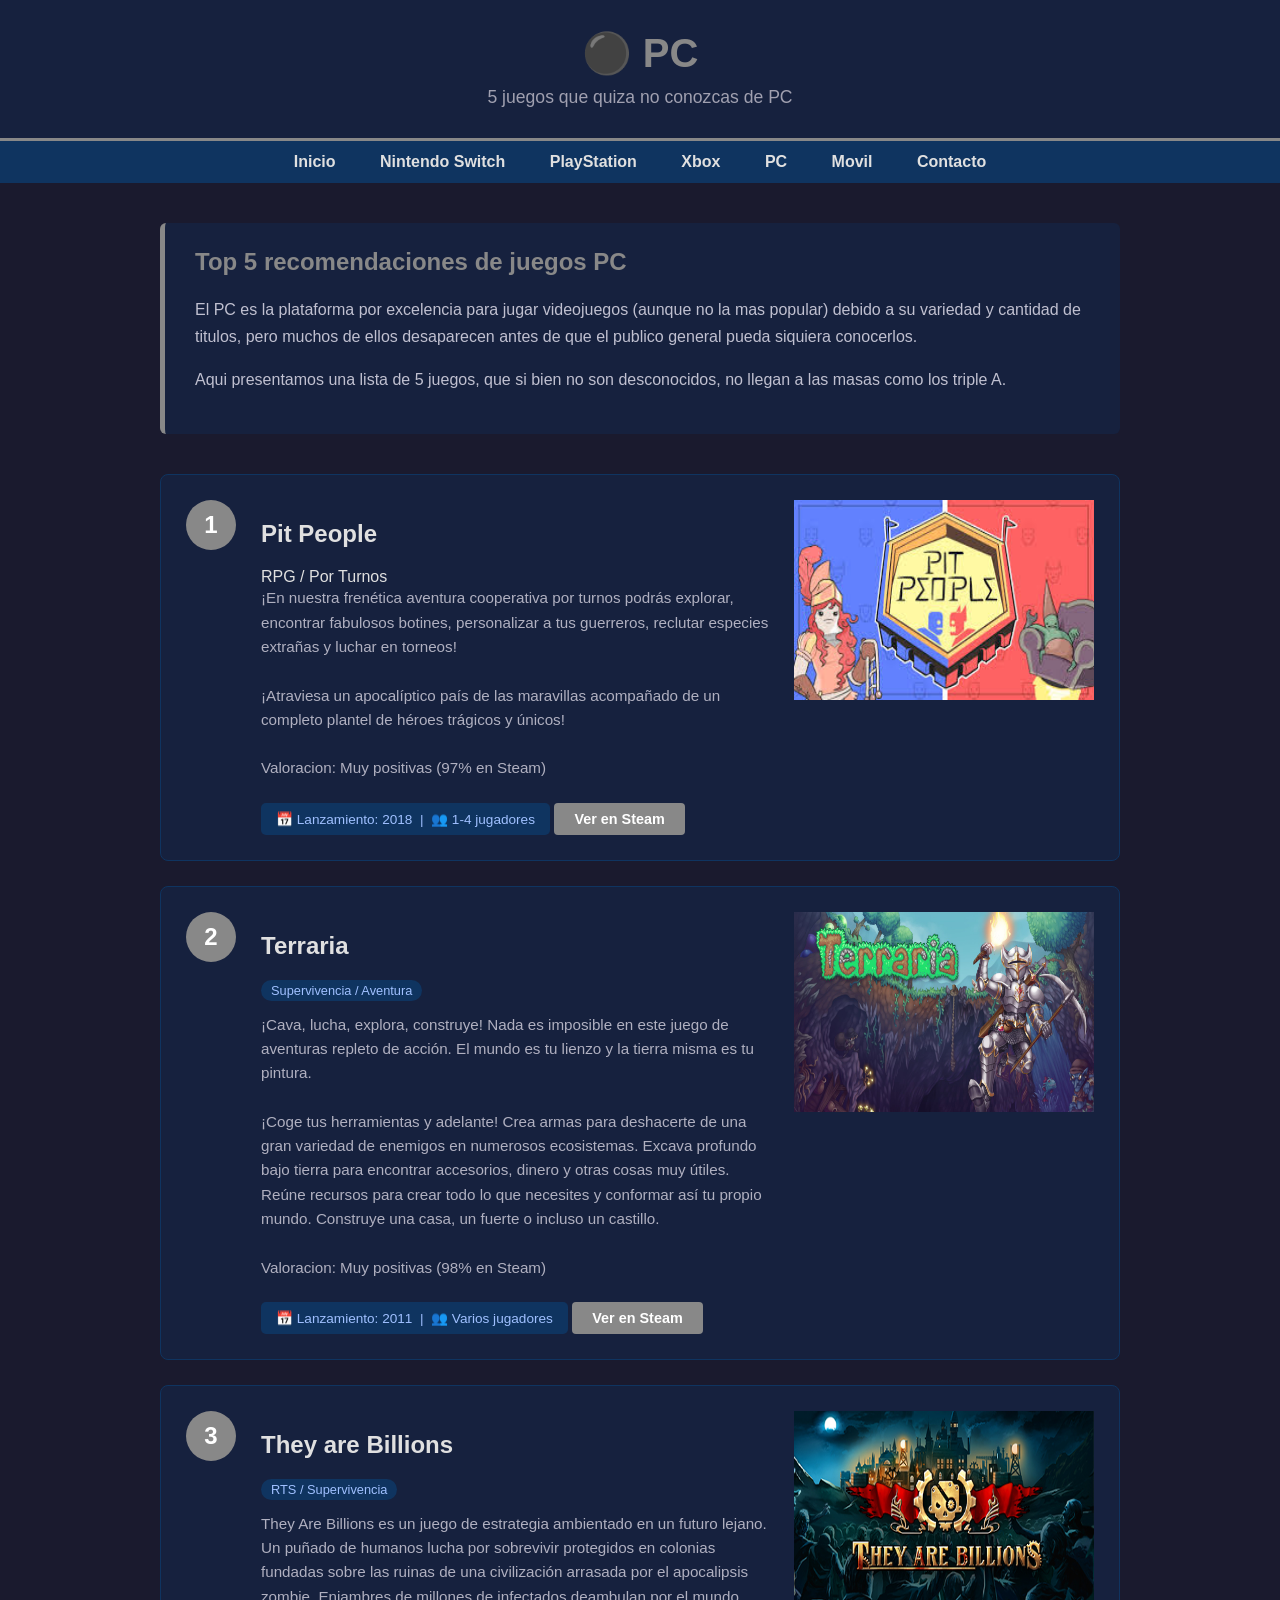
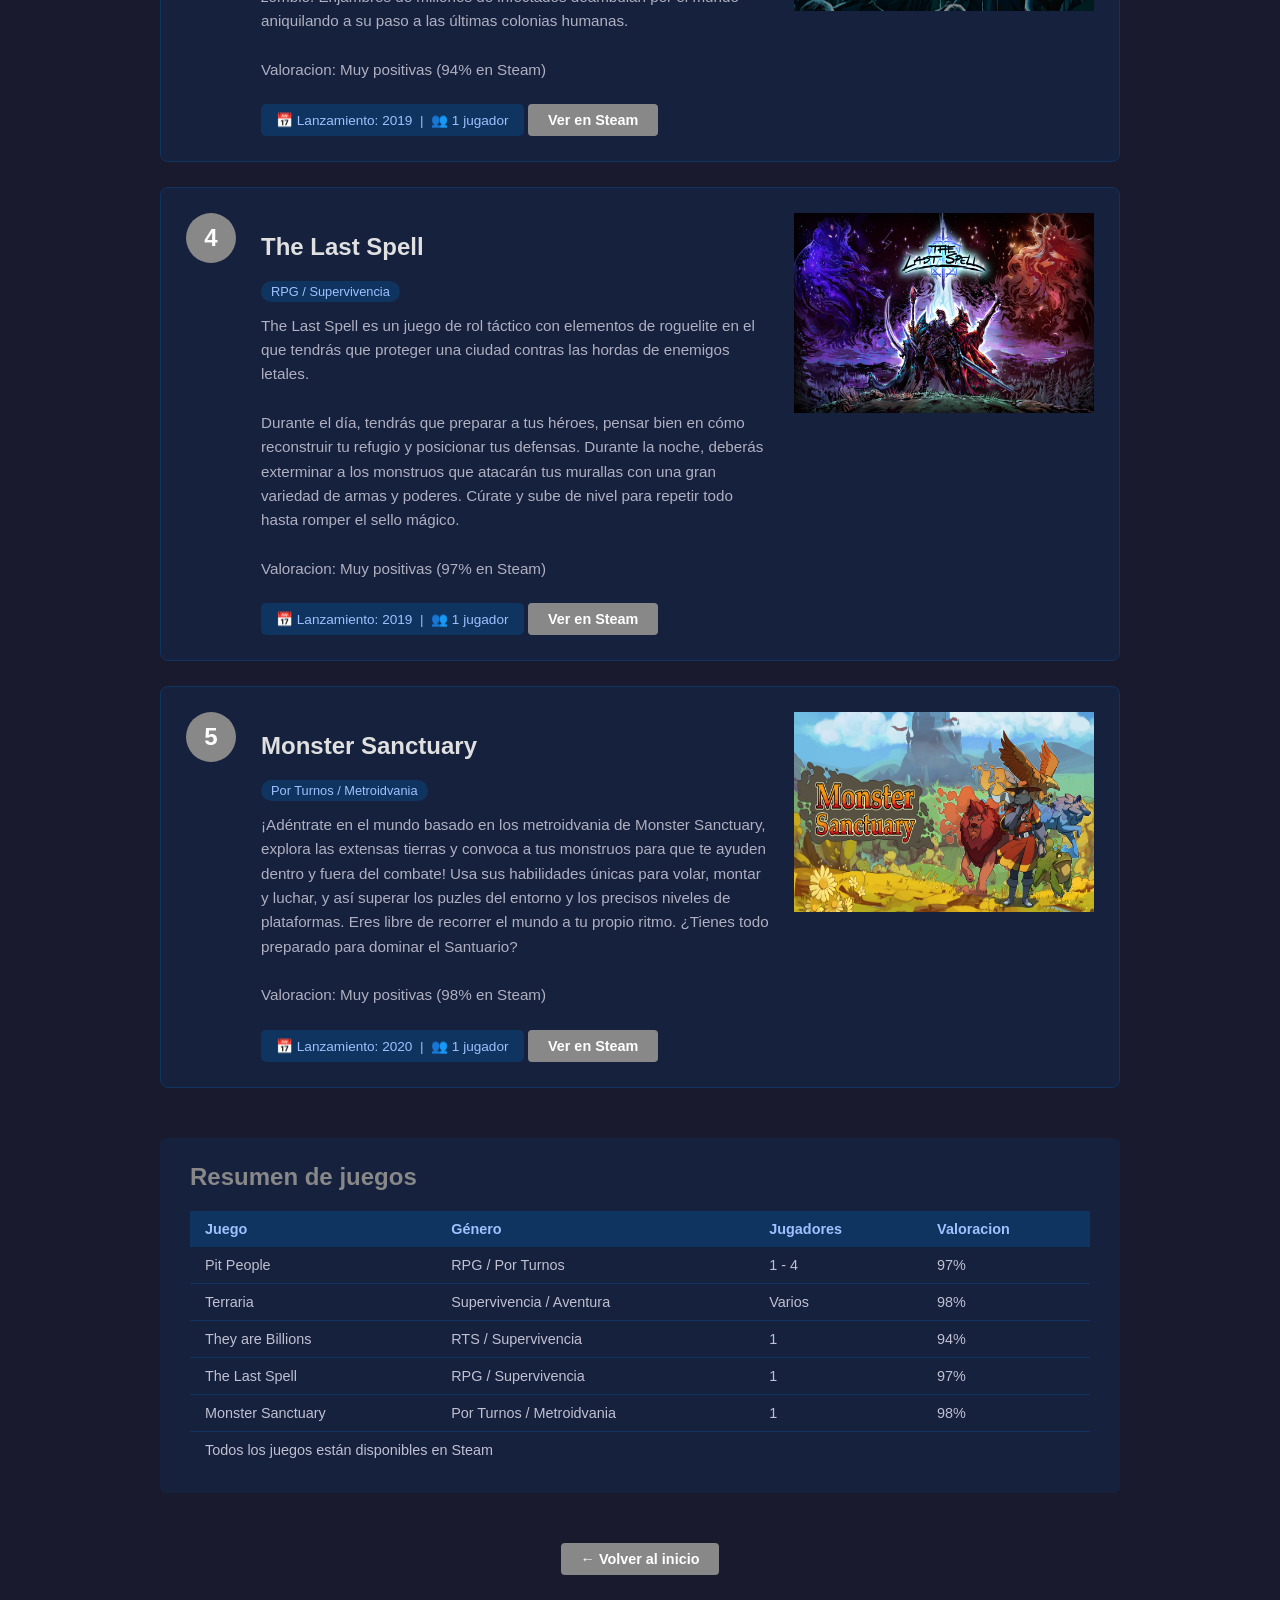
<file: PC.html>
<!-- Daniel Blasco-->

<!DOCTYPE html>
<html lang="es">

<head>
	<meta charset="utf-8">
	<title>Recomendaciones PC</title>
	<link rel="stylesheet" type="text/css" href="estilos.css">
</head>

<body class="tema-pc">
	<header>
		<h1 id="body">⚫ PC</h1>
		<p>5 juegos que quiza no conozcas de PC</p>
	</header>

	<nav class="barra-navegacion">
		<a href="index.html">Inicio</a>
		<a href="switch.html">Nintendo Switch</a>
		<a href="playstation.html">PlayStation</a>
		<a href="XBOX.html">Xbox</a>
		<a>PC</a>
		<a href="movil.html">Movil</a>
        <a href="formulario.html">Contacto</a>
	</nav>

	<main>

		<div class="caja">
			<h2>Top 5 recomendaciones de juegos PC</h2>
			<p>
				El PC es la plataforma por excelencia para jugar videojuegos (aunque no la mas popular) debido a su
				variedad y cantidad de titulos, pero muchos de ellos desaparecen antes de que el publico general pueda
				siquiera conocerlos.
			</p>
			<p>
				Aqui presentamos una lista de 5 juegos, que si bien no son desconocidos, no llegan a las masas como los
				triple A.
			</p>
		</div>

		<div class="juegos">

			<!-- Pit People-->
			<div class="tarjeta-juego">
				<div class="numero">1</div>
				<div class="info-juego">
					<h2>Pit People</h2>
					<span class="generoz">RPG / Por Turnos</span>
					<p>
						¡En nuestra frenética aventura cooperativa por turnos podrás explorar, encontrar fabulosos
						botines, personalizar a
						tus guerreros, reclutar especies extrañas y luchar en torneos!
						<br><br>
						¡Atraviesa un apocalíptico país de las
						maravillas acompañado de un completo plantel de héroes trágicos y únicos!
						<br><br>
						Valoracion: Muy positivas (97% en Steam)
					</p>

					<div class="datos">📅 Lanzamiento: 2018 &nbsp;|&nbsp; 👥 1-4 jugadores</div>
					<a href="https://store.steampowered.com/app/291860/?snr=1_5_9__205" class="btn" target="_blank">Ver
						en Steam</a>
				</div>

				<img alt="Pit people" src="Imagenes/pit-people.jpg" width="300" height="200">
			</div>

			<!-- Terraria-->
			<div class="tarjeta-juego">
				<div class="numero">2</div>
				<div class="info-juego">
					<h2>Terraria</h2>
					<span class="genero">Supervivencia / Aventura</span>
					<p>¡Cava, lucha, explora, construye! Nada es imposible en este juego de aventuras repleto de acción.
						El mundo es tu lienzo y la tierra misma es tu pintura.
						<br><br>
						¡Coge tus herramientas y adelante! Crea armas para deshacerte de una gran variedad de enemigos
						en
						numerosos ecosistemas. Excava profundo bajo tierra para encontrar accesorios, dinero y otras
						cosas
						muy útiles. Reúne recursos para crear todo lo que necesites y conformar así tu propio mundo.
						Construye
						una casa, un fuerte o incluso un castillo.
						<br><br>
						Valoracion: Muy positivas (98% en Steam)
					</p>

					<div class="datos">📅 Lanzamiento: 2011 &nbsp;|&nbsp; 👥 Varios jugadores</div>
					<a href="https://store.steampowered.com/app/105600/?snr=1_5_9__205" class="btn" target="_blank">Ver
						en Steam</a>
				</div>
				<img alt="Terraria" src="Imagenes/terraria.jpg" width="300" height="200">
			</div>

			<!-- They are Billions-->
			<div class="tarjeta-juego">
				<div class="numero">3</div>
				<div class="info-juego">
					<h2>They are Billions</h2>
					<span class="genero">RTS / Supervivencia</span>
					<p>They Are Billions es un juego de estrategia ambientado en un futuro lejano. Un puñado de humanos
						lucha por
						sobrevivir protegidos en colonias fundadas sobre las ruinas de una civilización arrasada por el
						apocalipsis
						zombie. Enjambres de millones de infectados deambulan por el mundo aniquilando a su paso a las
						últimas
						colonias humanas.
						<br><br>
						Valoracion: Muy positivas (94% en Steam)
					</p>

					<div class="datos">📅 Lanzamiento: 2019 &nbsp;|&nbsp; 👥 1 jugador</div>
					<a href="https://store.steampowered.com/app/644930/?snr=1_5_9__205" class="btn" target="_blank">Ver
						en Steam</a>
				</div>
				<img alt="They are Billions" src="Imagenes/They-are-Billions.jpg" width="300" height="200">
			</div>

			<!-- The Last Spell -->
			<div class="tarjeta-juego">
				<div class="numero">4</div>
				<div class="info-juego">
					<h2>The Last Spell</h2>
					<span class="genero">RPG / Supervivencia</span>
					<p>The Last Spell es un juego de rol táctico con elementos de roguelite en el que tendrás que
						proteger una ciudad
						contras las hordas de enemigos letales.
						<br><br>
						Durante el día, tendrás que preparar a tus héroes, pensar bien en cómo
						reconstruir tu refugio y posicionar tus defensas. Durante la noche, deberás exterminar a los
						monstruos que atacarán
						tus murallas con una gran variedad de armas y poderes. Cúrate y sube de nivel para repetir todo
						hasta romper el
						sello mágico.
						<br><br>
						Valoracion: Muy positivas (97% en Steam)
					</p>

					<div class="datos">📅 Lanzamiento: 2019 &nbsp;|&nbsp; 👥 1 jugador</div>
					<a href="https://store.steampowered.com/app/1105670/?snr=1_5_9__205" class="btn" target="_blank">Ver
						en Steam</a>
				</div>
				<img alt="The Last Spell" src="Imagenes/The-Last-Spell.jpg" width="300" height="200">
			</div>

			<!-- Monster Sanctuary-->
			<div class="tarjeta-juego">
				<div class="numero">5</div>
				<div class="info-juego">
					<h2>Monster Sanctuary</h2>
					<span class="genero">Por Turnos / Metroidvania</span>
					<p>¡Adéntrate en el mundo basado en los metroidvania de Monster Sanctuary, explora las extensas
						tierras y convoca a tus
						monstruos para que te ayuden dentro y fuera del combate! Usa sus habilidades únicas para volar,
						montar y luchar, y
						así superar los puzles del entorno y los precisos niveles de plataformas. Eres libre de recorrer
						el mundo a tu propio
						ritmo. ¿Tienes todo preparado para dominar el Santuario?
						<br><br>
						Valoracion: Muy positivas (98% en Steam)
					</p>

					<div class="datos">📅 Lanzamiento: 2020 &nbsp;|&nbsp; 👥 1 jugador</div>
					<a href="https://store.steampowered.com/app/814370/?snr=1_5_9__205" class="btn" target="_blank">Ver
						en Steam</a>
				</div>
				<img alt="Monster Sanctuary" src="Imagenes/Monster-Sanctuary.jpg" width="300" height="200">
			</div>
		</div>

		<!-- Tabla resumen -->
		<div class="resumen">
			<h2>Resumen de juegos</h2>
			<table>
				<tr>
					<th>Juego</th>
					<th>Género</th>
					<th>Jugadores</th>
					<th>Valoracion</th>
				</tr>
				<tr>
					<td>Pit People</td>
					<td>RPG / Por Turnos</td>
					<td>1 - 4</td>
					<td>97%</td>
				</tr>
				<tr>
					<td>Terraria</td>
					<td>Supervivencia / Aventura</td>
					<td>Varios</td>
					<td>98%</td>
				</tr>
				<tr>
					<td>They are Billions</td>
					<td>RTS / Supervivencia</td>
					<td>1</td>
					<td>94%</td>
				</tr>
				<tr>
					<td>The Last Spell</td>
					<td>RPG / Supervivencia</td>
					<td>1</td>
					<td>97%</td>
				</tr>
				<tr>
					<td>Monster Sanctuary</td>
					<td>Por Turnos / Metroidvania</td>
					<td>1</td>
					<td>98%</td>
				</tr>
                <tr>
                    <td colspan="4">Todos los juegos están disponibles en Steam</td>
                </tr>
			</table>
		</div>

		<!-- Volver al principio-->
		<div class="volver">
			<a href="#" class="btn">← Volver al inicio</a>
		</div>
	</main>

</body>

</html>
</file>
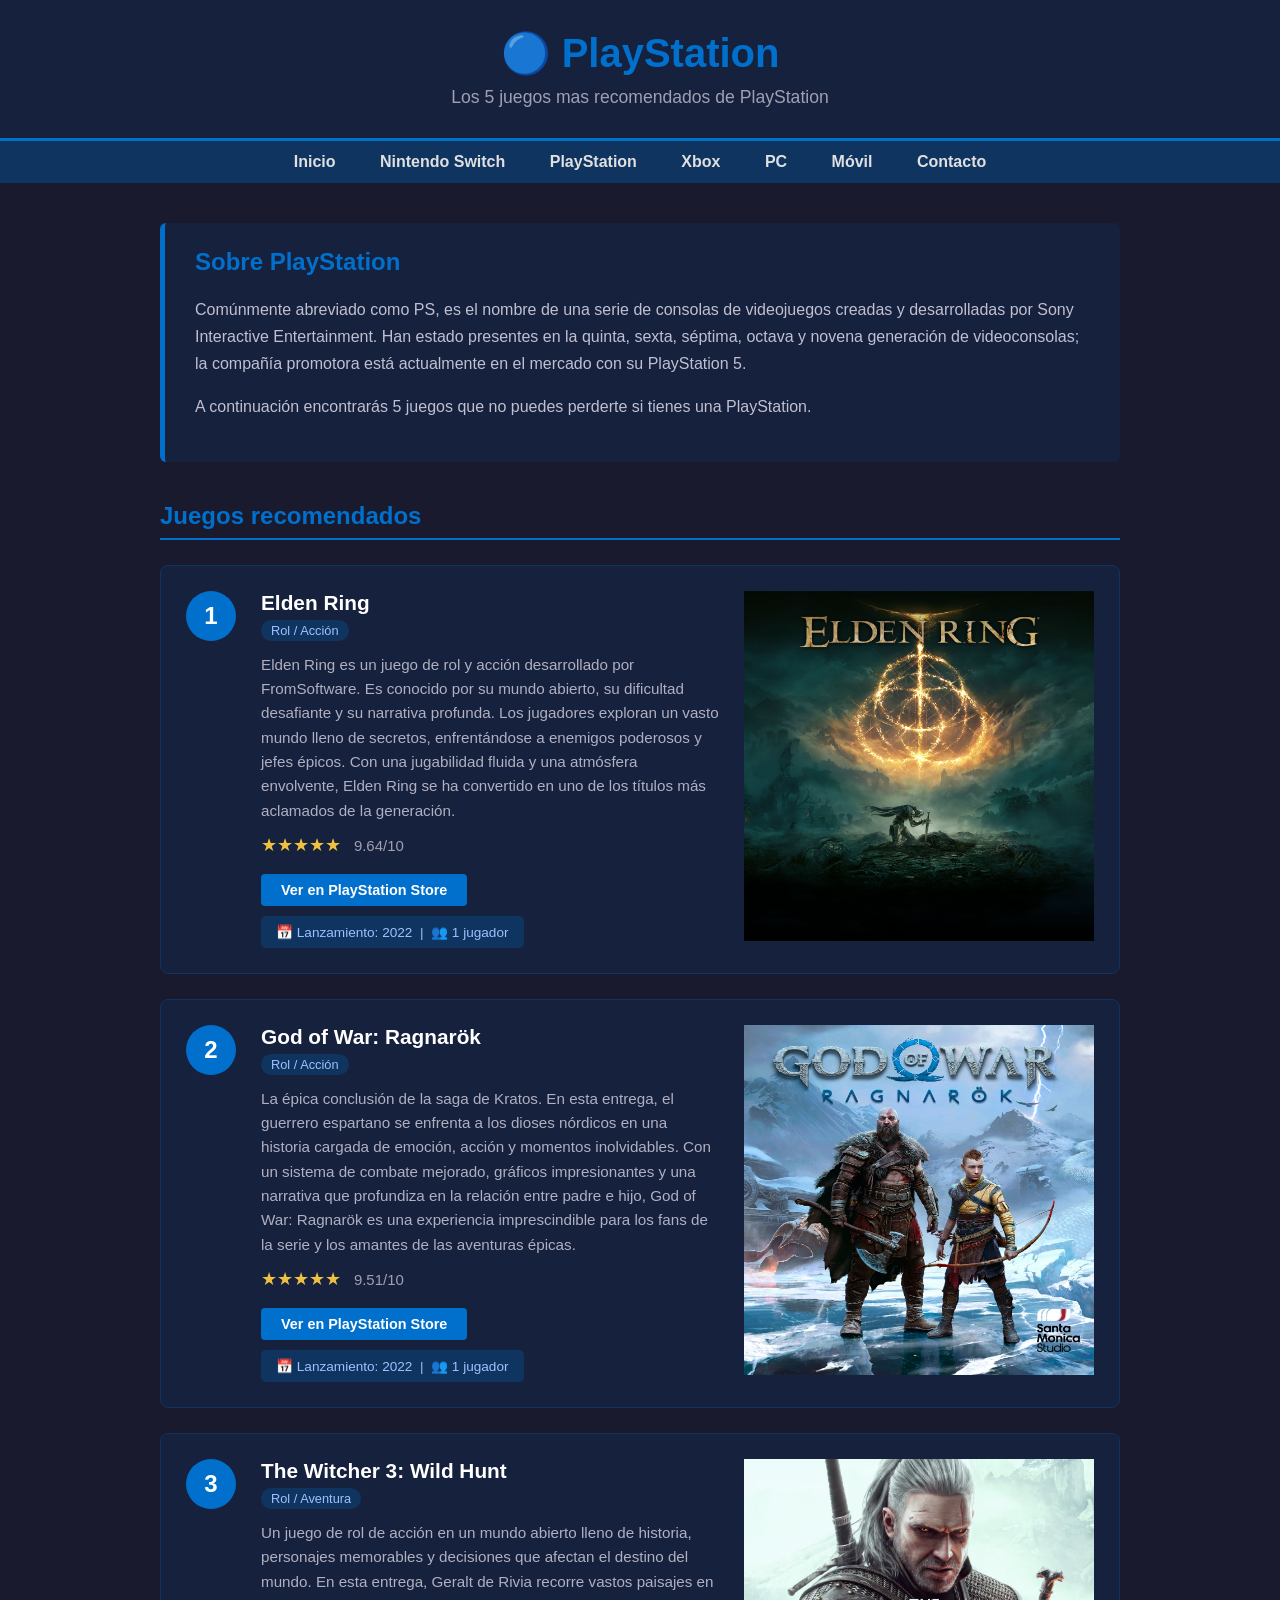
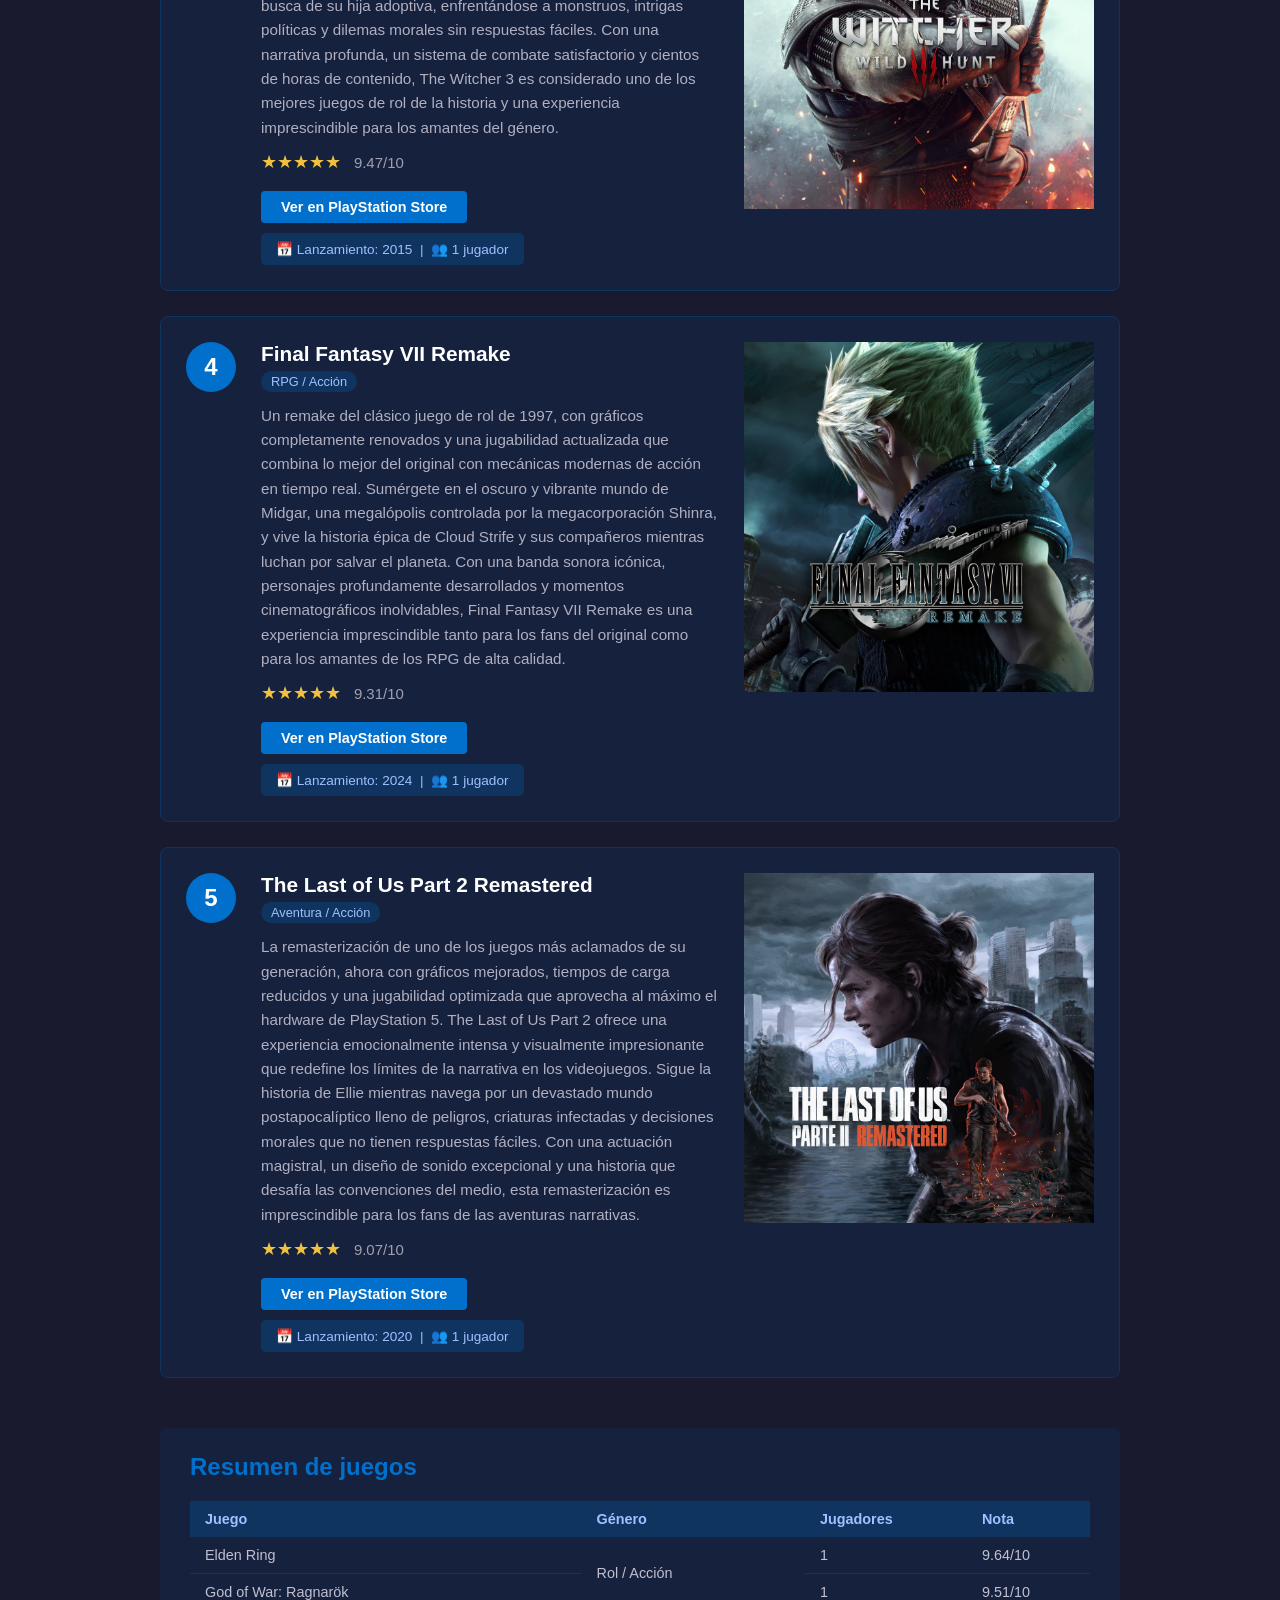
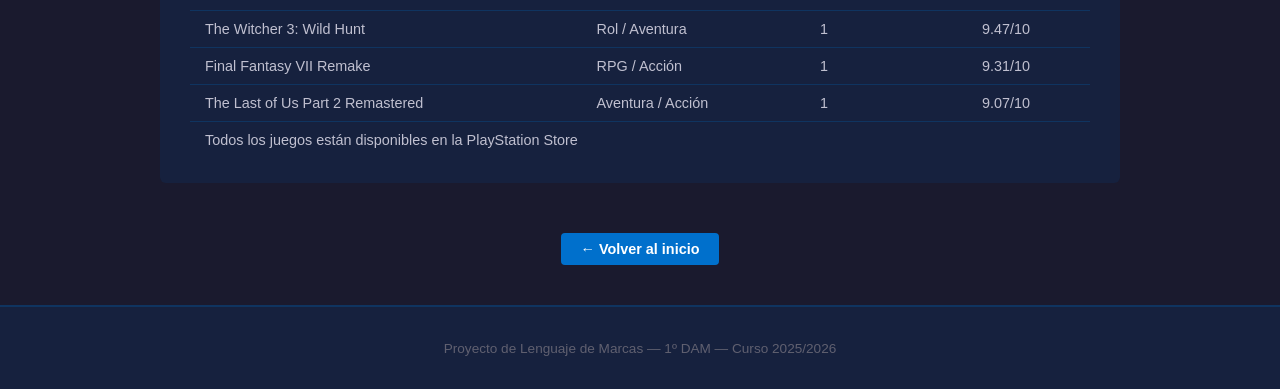
<file: playstation.html>
<!-- Lizer Tortosa -->
<!DOCTYPE html>
<html lang="es">

<head>
    <meta charset="UTF-8">
    <title>Recomendaciones de PlayStation</title>
    <link rel="stylesheet" type="text/css" href="estilos.css">
</head>

<body class = "tema-playstation">
    <header>
        <h1>🔵 PlayStation</h1>
        <p>Los 5 juegos mas recomendados de PlayStation</p>
    </header>
    <nav>
        <a href="index.html">Inicio</a>
        <a href="switch.html">Nintendo Switch</a>
        <a href="playstation.html">PlayStation</a>
        <a href="xbox.html">Xbox</a>
        <a href="pc.html">PC</a>
        <a href="movil.html">Móvil</a>
        <a href="formulario.html">Contacto</a>
    </nav>
    <main>

        <!-- Introducción -->
        <div class="caja">
            <h2>Sobre PlayStation</h2>
            <p>
                Comúnmente abreviado como PS, es el nombre de una serie de consolas de videojuegos creadas y
                desarrolladas
                por Sony Interactive Entertainment. Han estado presentes en la quinta, sexta, séptima, octava y novena
                generación de videoconsolas; la compañía promotora está actualmente en el mercado con su PlayStation 5.
            </p>
            <p>
                A continuación encontrarás 5 juegos que no puedes perderte si tienes una PlayStation.
            </p>
        </div>

        <!-- Lista de juegos recomendados -->
        <h2 class="seccion">Juegos recomendados</h2>

        <div class="juegos">

            <!-- Elden Ring -->
            <div class="tarjeta-juego">
                <div class="numero">1</div>
                <div class="info-juego">
                    <h3>Elden Ring</h3>
                    <span class="genero">Rol / Acción</span>
                    <p>
                        Elden Ring es un juego de rol y acción desarrollado por FromSoftware. Es conocido por su mundo
                        abierto,
                        su dificultad desafiante y su narrativa profunda. Los jugadores exploran un vasto mundo lleno de
                        secretos,
                        enfrentándose a enemigos poderosos y jefes épicos. Con una jugabilidad fluida y una atmósfera
                        envolvente,
                        Elden Ring se ha convertido en uno de los títulos más aclamados de la generación.
                    </p>
                    <div class="valoracion">
                        ★★★★★ <span>9.64/10</span>
                    </div>
                    <br>
                    <a href="https://www.playstation.com/es-es/games/elden-ring/" class="btn" target="_blank">Ver en
                        PlayStation Store</a>
                    <div class="datos">📅 Lanzamiento: 2022 &nbsp;|&nbsp; 👥 1 jugador</div>
                </div>
                <img alt="Elden Ring" src="Imagenes/elden-ring.jpg" width="350" height="350">
            </div>

            <!-- God of War: Ragnarök -->
            <div class="tarjeta-juego">
                <div class="numero">2</div>
                <div class="info-juego">
                    <h3>God of War: Ragnarök</h3>
                    <span class="genero">Rol / Acción</span>
                    <p>
                        La épica conclusión de la saga de Kratos. En esta entrega, el guerrero espartano se
                        enfrenta a los dioses nórdicos en una historia cargada de emoción, acción y momentos
                        inolvidables.
                        Con un sistema de combate mejorado, gráficos impresionantes y una narrativa que profundiza en la
                        relación
                        entre padre e hijo, God of War: Ragnarök es una experiencia imprescindible para los fans de la
                        serie y los
                        amantes de las aventuras épicas.
                    </p>
                    <div class="valoracion">
                        ★★★★★ <span>9.51/10</span>
                    </div>
                    <br>
                    <a href="https://www.playstation.com/es-es/games/god-of-war-ragnarok/" class="btn"
                        target="_blank">Ver en PlayStation Store</a>
                    <div class="datos">📅 Lanzamiento: 2022 &nbsp;|&nbsp; 👥 1 jugador</div>
                </div>
                <img alt="God of War: Ragnarök" src="Imagenes/god-of-war-ragnarok.jpg" width="350" height="350">
            </div>

            <!-- The Witcher 3: Wild Hunt -->
            <div class="tarjeta-juego">
                <div class="numero">3</div>
                <div class="info-juego">
                    <h3>The Witcher 3: Wild Hunt</h3>
                    <span class="genero">Rol / Aventura</span>
                    <p>
                        Un juego de rol de acción en un mundo abierto lleno de historia, personajes memorables y
                        decisiones
                        que afectan el destino del mundo. En esta entrega, Geralt de Rivia recorre vastos paisajes en
                        busca
                        de su hija adoptiva, enfrentándose a monstruos, intrigas políticas y dilemas morales sin
                        respuestas
                        fáciles. Con una narrativa profunda, un sistema de combate satisfactorio y cientos de horas de
                        contenido,
                        The Witcher 3 es considerado uno de los mejores juegos de rol de la historia y una experiencia
                        imprescindible
                        para los amantes del género.
                    </p>
                    <div class="valoracion">
                        ★★★★★ <span>9.47/10</span>
                    </div>
                    <br>
                    <a href="https://www.playstation.com/es-es/games/the-witcher-3-wild-hunt/" class="btn"
                        target="_blank">Ver en PlayStation Store</a>
                    <div class="datos">📅 Lanzamiento: 2015 &nbsp;|&nbsp; 👥 1 jugador</div>
                </div>
                <img alt="The Witcher 3: Wild Hunt" src="Imagenes/the-witcher-3-wild-hunt.jpg" width="350" height="350">
            </div>

            <!-- Final Fantasy VII Remake -->
            <div class="tarjeta-juego">
                <div class="numero">4</div>
                <div class="info-juego">
                    <h3>Final Fantasy VII Remake</h3>
                    <span class="genero">RPG / Acción</span>
                    <p>
                        Un remake del clásico juego de rol de 1997, con gráficos completamente renovados y una
                        jugabilidad
                        actualizada que combina lo mejor del original con mecánicas modernas de acción en tiempo real.
                        Sumérgete en el oscuro y vibrante mundo de Midgar, una megalópolis controlada por la
                        megacorporación
                        Shinra, y vive la historia épica de Cloud Strife y sus compañeros mientras luchan por salvar el
                        planeta.
                        Con una banda sonora icónica, personajes profundamente desarrollados y momentos cinematográficos
                        inolvidables,
                        Final Fantasy VII Remake es una experiencia imprescindible tanto para los fans del original como
                        para
                        los amantes de los RPG de alta calidad.
                    </p>
                    <div class="valoracion">
                        ★★★★★ <span>9.31/10</span>
                    </div>
                    <br>
                    <a href="https://www.playstation.com/es-es/games/final-fantasy-vii-remake/" class="btn"
                        target="_blank">Ver en PlayStation Store</a>
                    <div class="datos">📅 Lanzamiento: 2024 &nbsp;|&nbsp; 👥 1 jugador</div>
                </div>
                <img alt="Final Fantasy VII Remake" src="Imagenes/final-fantasy-vii-remake.jpg" width="350"
                    height="350">
            </div>

            <!-- The Last of Us Part 2 Remastered -->
            <div class="tarjeta-juego">
                <div class="numero">5</div>
                <div class="info-juego">
                    <h3>The Last of Us Part 2 Remastered</h3>
                    <span class="genero">Aventura / Acción</span>
                    <p>
                        La remasterización de uno de los juegos más aclamados de su generación, ahora con gráficos
                        mejorados,
                        tiempos de carga reducidos y una jugabilidad optimizada que aprovecha al máximo el hardware de
                        PlayStation 5.
                        The Last of Us Part 2 ofrece una experiencia emocionalmente intensa y visualmente impresionante
                        que redefine
                        los límites de la narrativa en los videojuegos. Sigue la historia de Ellie mientras navega por
                        un devastado
                        mundo postapocalíptico lleno de peligros, criaturas infectadas y decisiones morales que no
                        tienen respuestas
                        fáciles. Con una actuación magistral, un diseño de sonido excepcional y una historia que desafía
                        las
                        convenciones del medio, esta remasterización es imprescindible para los fans de las aventuras
                        narrativas.
                    </p>
                    <div class="valoracion">
                        ★★★★★ <span>9.07/10</span>
                    </div>
                    <br>
                    <a href="https://www.playstation.com/es-es/games/the-last-of-us-part-ii-remastered/" class="btn"
                        target="_blank">Ver en PlayStation Store</a>
                    <div class="datos">📅 Lanzamiento: 2020 &nbsp;|&nbsp; 👥 1 jugador</div>
                </div>
                <img alt="The Last of Us Parte II Remastered" src="Imagenes/the-last-of-us-part-ii-remastered.jpg"
                    width="350" height="350">
            </div>

        </div>

        <!-- Tabla resumen -->
        <div class="resumen">
            <h2>Resumen de juegos</h2>
            <table>
                <tr>
                    <th>Juego</th>
                    <th>Género</th>
                    <th>Jugadores</th>
                    <th>Nota</th>
                </tr>
                <tr>
                    <td>Elden Ring</td>
                    <td rowspan="2">Rol / Acción</td>
                    <td>1</td>
                    <td>9.64/10</td>
                </tr>
                <tr>
                    <td>God of War: Ragnarök</td>
                    <td>1</td>
                    <td>9.51/10</td>
                </tr>
                <tr>
                    <td>The Witcher 3: Wild Hunt</td>
                    <td>Rol / Aventura</td>
                    <td>1</td>
                    <td>9.47/10</td>
                </tr>
                <tr>
                    <td>Final Fantasy VII Remake</td>
                    <td>RPG / Acción</td>
                    <td>1</td>
                    <td>9.31/10</td>
                </tr>
                <tr>
                    <td>The Last of Us Part 2 Remastered</td>
                    <td>Aventura / Acción</td>
                    <td>1</td>
                    <td>9.07/10</td>
                </tr>
                <tr>
                    <td colspan="4">Todos los juegos están disponibles en la PlayStation Store</td>
                </tr>
            </table>
        </div>

        <!-- Botón de volver -->
        <div class="volver">
            <a href="#" class="btn">← Volver al inicio</a>
        </div>

    </main>

    <!-- Pie de página -->
    <footer>
        <p>Proyecto de Lenguaje de Marcas &mdash; 1º DAM &mdash; Curso 2025/2026</p>
    </footer>
</body>

</html>
</file>
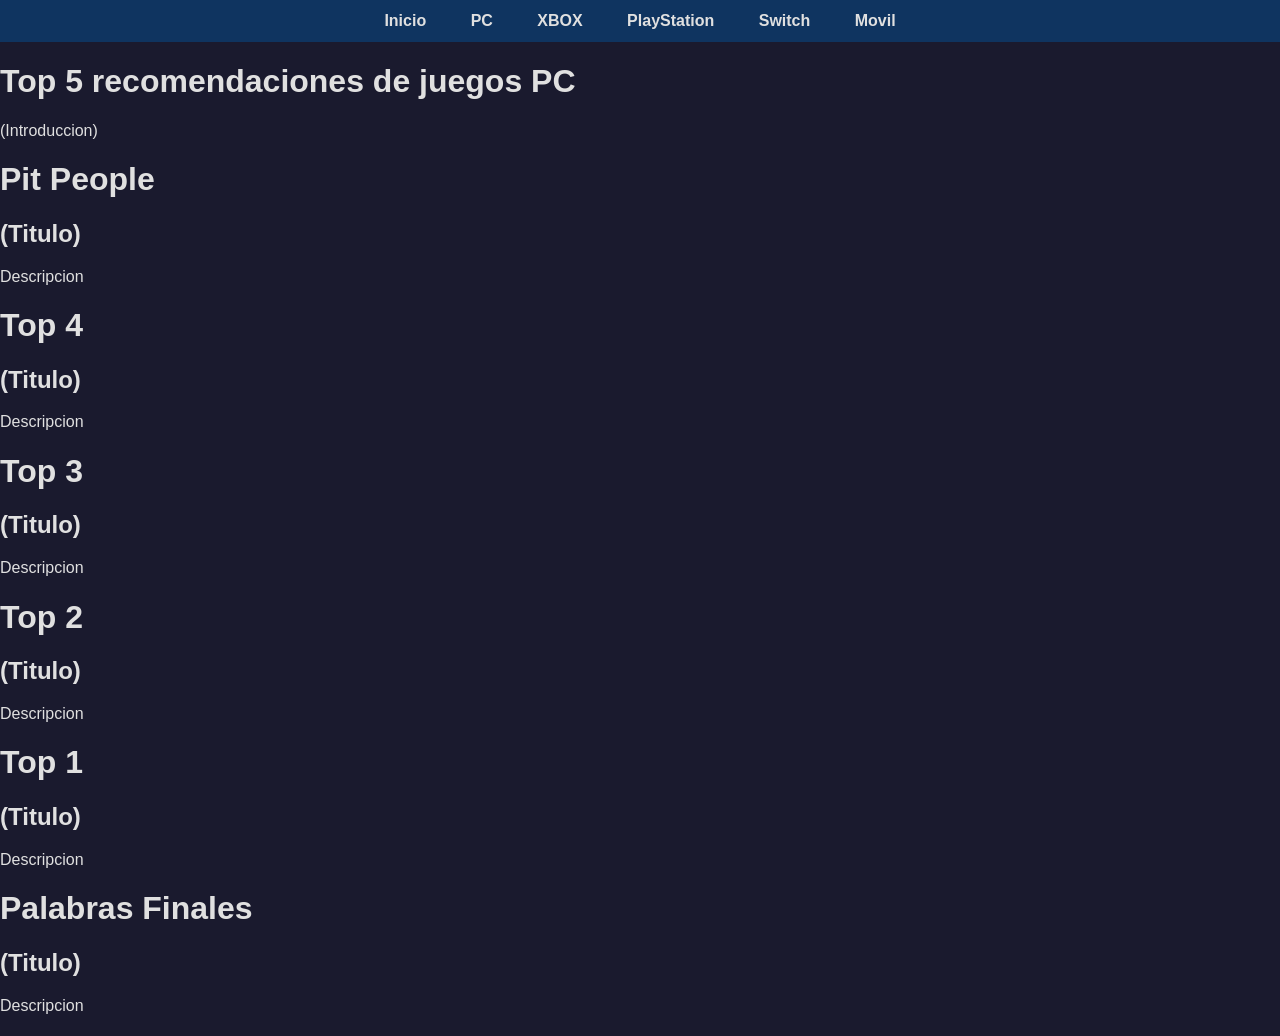
<file: RecomendacionesXBOX.html>
<!DOCTYPE html>
<html lang="en" xmlns="http://www.w3.org/1999/xhtml">

<head>
    <meta charset="utf-8" />
    <title>Recomendaciones XBOX</title>
	<link rel="stylesheet" type="text/css" href="estilos.css" />
</head>

<body>
	<nav class="barra-navegacion">
		<a>Inicio</a>
		<a href="RecomendacionesPC.html">PC</a>
		<a>XBOX</a>
		<a>PlayStation</a>
		<a>Switch</a>
		<a>Movil</a>
	</nav>
		
		<h1> Top 5 recomendaciones de juegos PC</h1>
		<p>(Introduccion)</p>
		
		<h1>Pit People</h1>
		<h2>(Titulo)</h2>
		<p>Descripcion</p>
		
		<h1>Top 4</h1>
		<h2>(Titulo)</h2>
		<p>Descripcion</p>
		
		<h1>Top 3</h1>
		<h2>(Titulo)</h2>
		<p>Descripcion</p>
		
		<h1>Top 2</h1>
		<h2>(Titulo)</h2>
		<p>Descripcion</p>
		
		<h1>Top 1</h1>
		<h2>(Titulo)</h2>
		<p>Descripcion</p>
		
		<h1>Palabras Finales</h1>
		<h2>(Titulo)</h2>
		<p>Descripcion</p>
		
		<h1>

		</h1>
</body>
</html>
</file>
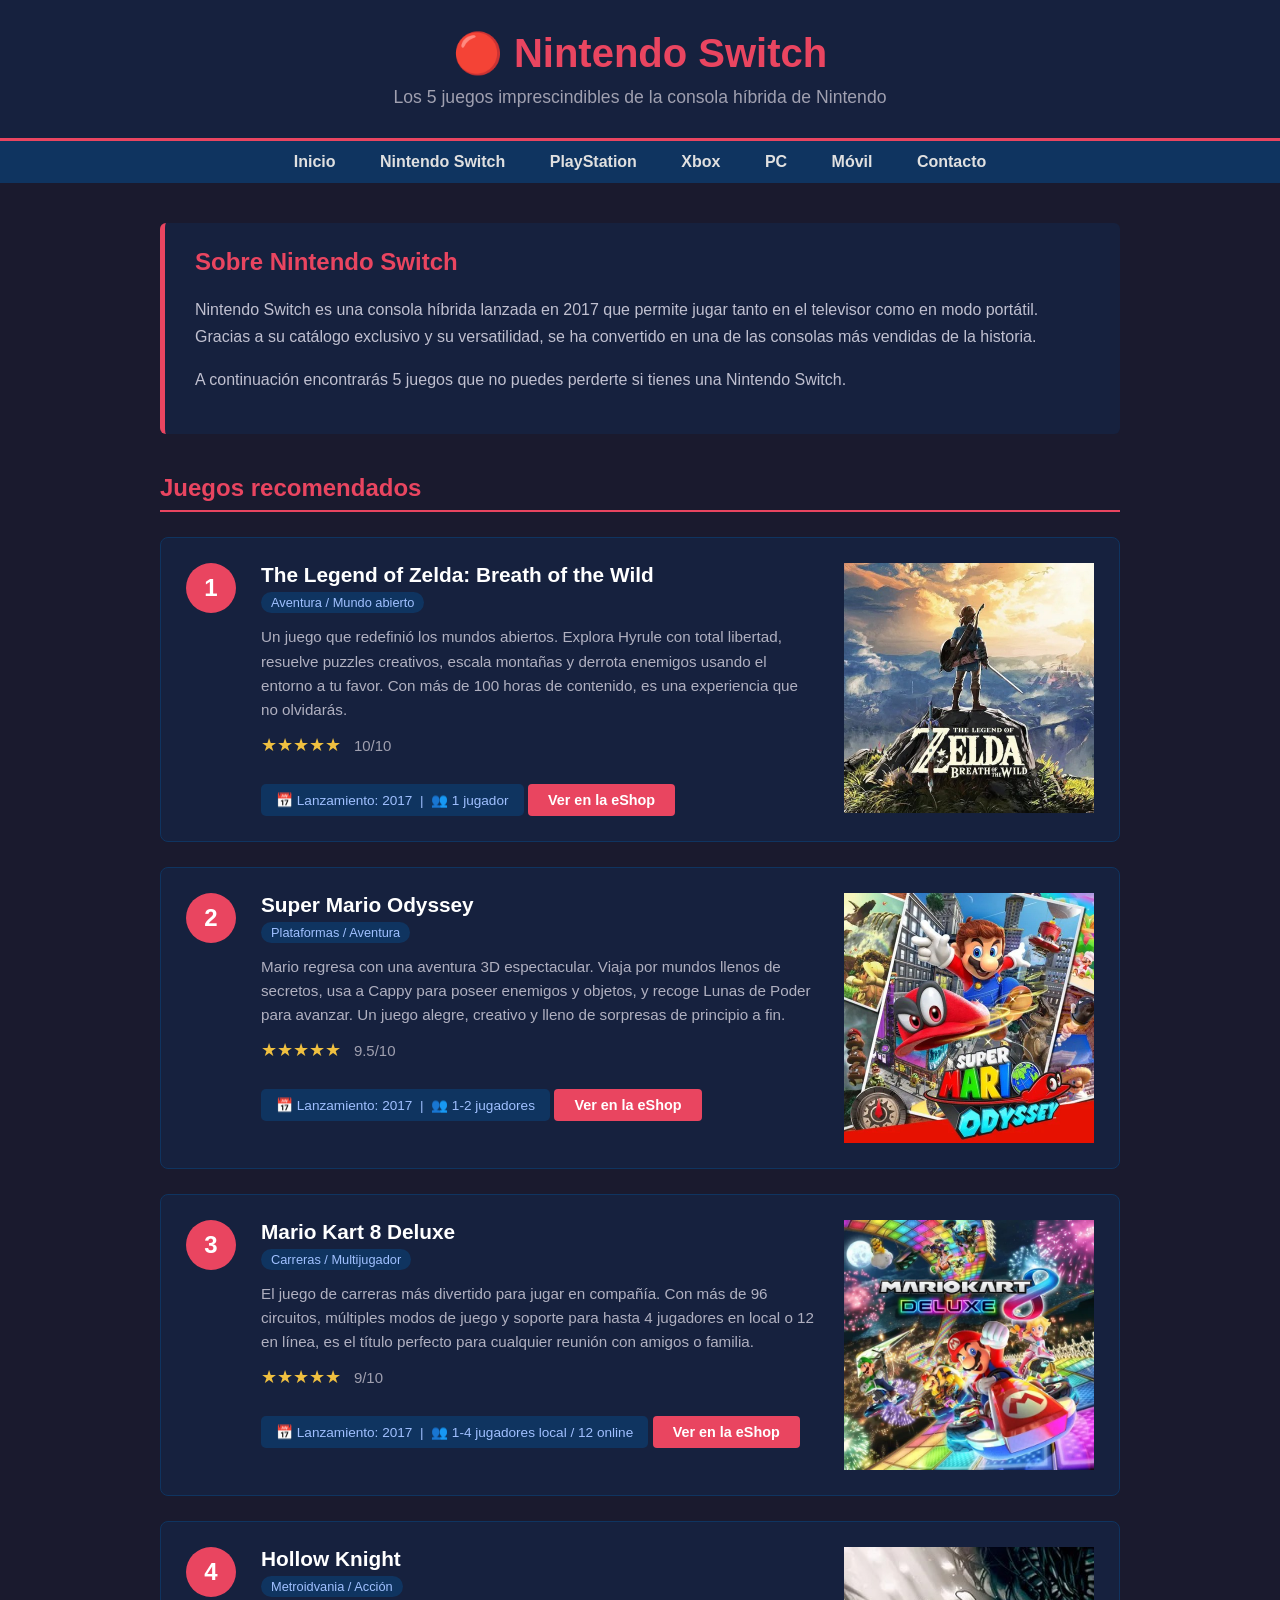
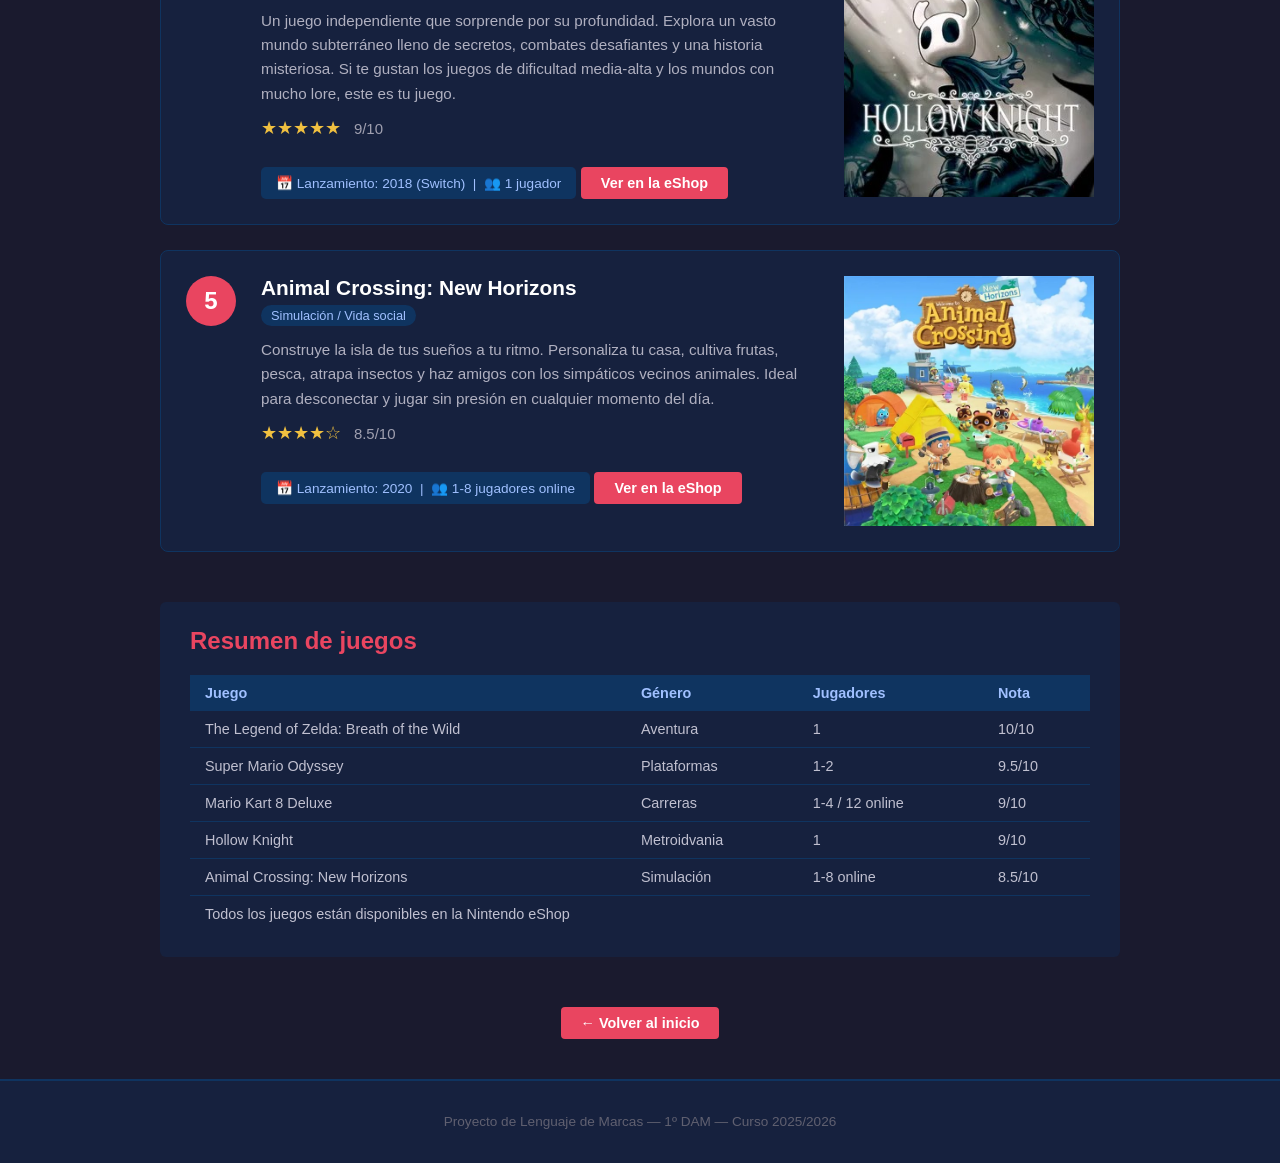
<file: switch.html>
<!-- Alejandro Pila -->
<!DOCTYPE html>
<html lang="es">

<head>
    <meta charset="UTF-8">
    <meta name="viewport" content="width=device-width, initial-scale=1.0">
    <title>Nintendo Switch - Recomendaciones</title>
    <!-- Enlace al archivo de estilos compartido -->
    <link rel="stylesheet" href="estilos.css">
</head>

<body class="tema-switch">

    <!-- Cabecera -->
    <header>
        <h1>🔴 Nintendo Switch</h1>
        <p>Los 5 juegos imprescindibles de la consola híbrida de Nintendo</p>
    </header>

    <!-- Menú de navegación -->
    <nav>
        <a href="index.html">Inicio</a>
        <a href="switch.html">Nintendo Switch</a>
        <a href="playstation.html">PlayStation</a>
        <a href="xbox.html">Xbox</a>
        <a href="pc.html">PC</a>
        <a href="movil.html">Móvil</a>
        <a href="formulario.html">Contacto</a>
    </nav>

    <!-- Contenido principal -->
    <main>

        <!-- Introducción -->
        <div class="caja">
            <h2>Sobre Nintendo Switch</h2>
            <p>
                Nintendo Switch es una consola híbrida lanzada en 2017 que permite jugar tanto en el televisor
                como en modo portátil. Gracias a su catálogo exclusivo y su versatilidad, se ha convertido en
                una de las consolas más vendidas de la historia.
            </p>
            <p>
                A continuación encontrarás 5 juegos que no puedes perderte si tienes una Nintendo Switch.
            </p>
        </div>

        <!-- Lista de juegos recomendados -->
        <h2 class="seccion">Juegos recomendados</h2>

        <div class="juegos">

            <!-- Juego 1 -->
            <div class="tarjeta-juego">
                <div class="numero">1</div>
                <div class="info-juego">
                    <h3>The Legend of Zelda: Breath of the Wild</h3>
                    <span class="genero">Aventura / Mundo abierto</span>
                    <p>
                        Un juego que redefinió los mundos abiertos. Explora Hyrule con total libertad, resuelve
                        puzzles creativos, escala montañas y derrota enemigos usando el entorno a tu favor.
                        Con más de 100 horas de contenido, es una experiencia que no olvidarás.
                    </p>
                    <div class="valoracion">
                        ★★★★★ <span>10/10</span>
                    </div>
                    <br>
                    <div class="datos">📅 Lanzamiento: 2017 &nbsp;|&nbsp; 👥 1 jugador</div>
                    <a href="https://www.nintendo.com/es-es/Juegos/Juegos-de-Nintendo-Switch/The-Legend-of-Zelda-Breath-of-the-Wild-1173609.html"
                        class="btn" target="_blank">Ver en la eShop</a>
                </div>
                <img alt="The Legend of Zelda: Breath of the Wild" src="Imagenes/TheLegendOfZeldaBOTW.jpg" width="250"
                    height="250">
            </div>

            <!-- Juego 2 -->
            <div class="tarjeta-juego">
                <div class="numero">2</div>
                <div class="info-juego">
                    <h3>Super Mario Odyssey</h3>
                    <span class="genero">Plataformas / Aventura</span>
                    <p>
                        Mario regresa con una aventura 3D espectacular. Viaja por mundos llenos de secretos,
                        usa a Cappy para poseer enemigos y objetos, y recoge Lunas de Poder para avanzar.
                        Un juego alegre, creativo y lleno de sorpresas de principio a fin.
                    </p>
                    <div class="valoracion">
                        ★★★★★ <span>9.5/10</span>
                    </div>
                    <br>
                    <div class="datos">📅 Lanzamiento: 2017 &nbsp;|&nbsp; 👥 1-2 jugadores</div>
                    <a href="https://www.nintendo.com/es-es/Juegos/Juegos-de-Nintendo-Switch/Super-Mario-Odyssey-1173332.html"
                        class="btn" target="_blank">Ver en la eShop</a>
                </div>
                <img alt="Super Mario Odyssey" src="Imagenes/SuperMarioOdyssey.jpg" width="250" height="250">
            </div>

            <!-- Juego 3 -->
            <div class="tarjeta-juego">
                <div class="numero">3</div>
                <div class="info-juego">
                    <h3>Mario Kart 8 Deluxe</h3>
                    <span class="genero">Carreras / Multijugador</span>
                    <p>
                        El juego de carreras más divertido para jugar en compañía. Con más de 96 circuitos,
                        múltiples modos de juego y soporte para hasta 4 jugadores en local o 12 en línea,
                        es el título perfecto para cualquier reunión con amigos o familia.
                    </p>
                    <div class="valoracion">
                        ★★★★★ <span>9/10</span>
                    </div>
                    <br>
                    <div class="datos">📅 Lanzamiento: 2017 &nbsp;|&nbsp; 👥 1-4 jugadores local / 12 online</div>
                    <a href="https://www.nintendo.com/es-es/Juegos/Juegos-de-Nintendo-Switch/Mario-Kart-8-Deluxe-1173281.html"
                        class="btn" target="_blank">Ver en la eShop</a>
                </div>
                <img alt="Mario Kart 8 Deluxe" src="Imagenes/MarioKart8D.jpg" width="250" height="250">
            </div>

            <!-- Juego 4 -->
            <div class="tarjeta-juego">
                <div class="numero">4</div>
                <div class="info-juego">
                    <h3>Hollow Knight</h3>
                    <span class="genero">Metroidvania / Acción</span>
                    <p>
                        Un juego independiente que sorprende por su profundidad. Explora un vasto mundo
                        subterráneo lleno de secretos, combates desafiantes y una historia misteriosa.
                        Si te gustan los juegos de dificultad media-alta y los mundos con mucho lore, este es tu juego.
                    </p>
                    <div class="valoracion">
                        ★★★★★ <span>9/10</span>
                    </div>
                    <br>
                    <div class="datos">📅 Lanzamiento: 2018 (Switch) &nbsp;|&nbsp; 👥 1 jugador</div>
                    <a href="https://www.nintendo.com/es-es/Juegos/Programas-descargables-Nintendo-Switch/Hollow-Knight-1125772.html"
                        class="btn" target="_blank">Ver en la eShop</a>
                </div>
                <img alt="Hollow Knight" src="Imagenes/HollowKnight.jpg" width="250" height="250">
            </div>

            <!-- Juego 5 -->
            <div class="tarjeta-juego">
                <div class="numero">5</div>
                <div class="info-juego">
                    <h3>Animal Crossing: New Horizons</h3>
                    <span class="genero">Simulación / Vida social</span>
                    <p>
                        Construye la isla de tus sueños a tu ritmo. Personaliza tu casa, cultiva frutas,
                        pesca, atrapa insectos y haz amigos con los simpáticos vecinos animales.
                        Ideal para desconectar y jugar sin presión en cualquier momento del día.
                    </p>
                    <div class="valoracion">
                        ★★★★☆ <span>8.5/10</span>
                    </div>
                    <br>
                    <div class="datos">📅 Lanzamiento: 2020 &nbsp;|&nbsp; 👥 1-8 jugadores online</div>
                    <a href="https://www.nintendo.com/es-es/Juegos/Juegos-de-Nintendo-Switch/Animal-Crossing-New-Horizons-1438623.html"
                        class="btn" target="_blank">Ver en la eShop</a>
                </div>
                <img alt="Animal Crossing: New Horizons" src="Imagenes/AnimalCrossing.jpg" width="250" height="250">
            </div>

        </div>

        <!-- Tabla resumen -->
        <div class="resumen">
            <h2>Resumen de juegos</h2>
            <table>
                <tr>
                    <th>Juego</th>
                    <th>Género</th>
                    <th>Jugadores</th>
                    <th>Nota</th>
                </tr>
                <tr>
                    <td>The Legend of Zelda: Breath of the Wild</td>
                    <td>Aventura</td>
                    <td>1</td>
                    <td>10/10</td>
                </tr>
                <tr>
                    <td>Super Mario Odyssey</td>
                    <td>Plataformas</td>
                    <td>1-2</td>
                    <td>9.5/10</td>
                </tr>
                <tr>
                    <td>Mario Kart 8 Deluxe</td>
                    <td>Carreras</td>
                    <td>1-4 / 12 online</td>
                    <td>9/10</td>
                </tr>
                <tr>
                    <td>Hollow Knight</td>
                    <td>Metroidvania</td>
                    <td>1</td>
                    <td>9/10</td>
                </tr>
                <tr>
                    <td>Animal Crossing: New Horizons</td>
                    <td>Simulación</td>
                    <td>1-8 online</td>
                    <td>8.5/10</td>
                </tr>
                <tr>
                    <td colspan="4">Todos los juegos están disponibles en la Nintendo eShop</td>
                </tr>
            </table>
        </div>

        <!-- Botón de volver -->
        <div class="volver">
            <a href="#" class="btn">← Volver al inicio</a>
        </div>

    </main>

    <!-- Pie de página -->
    <footer>
        <p>Proyecto de Lenguaje de Marcas &mdash; 1º DAM &mdash; Curso 2025/2026</p>
    </footer>

</body>

</html>
</file>
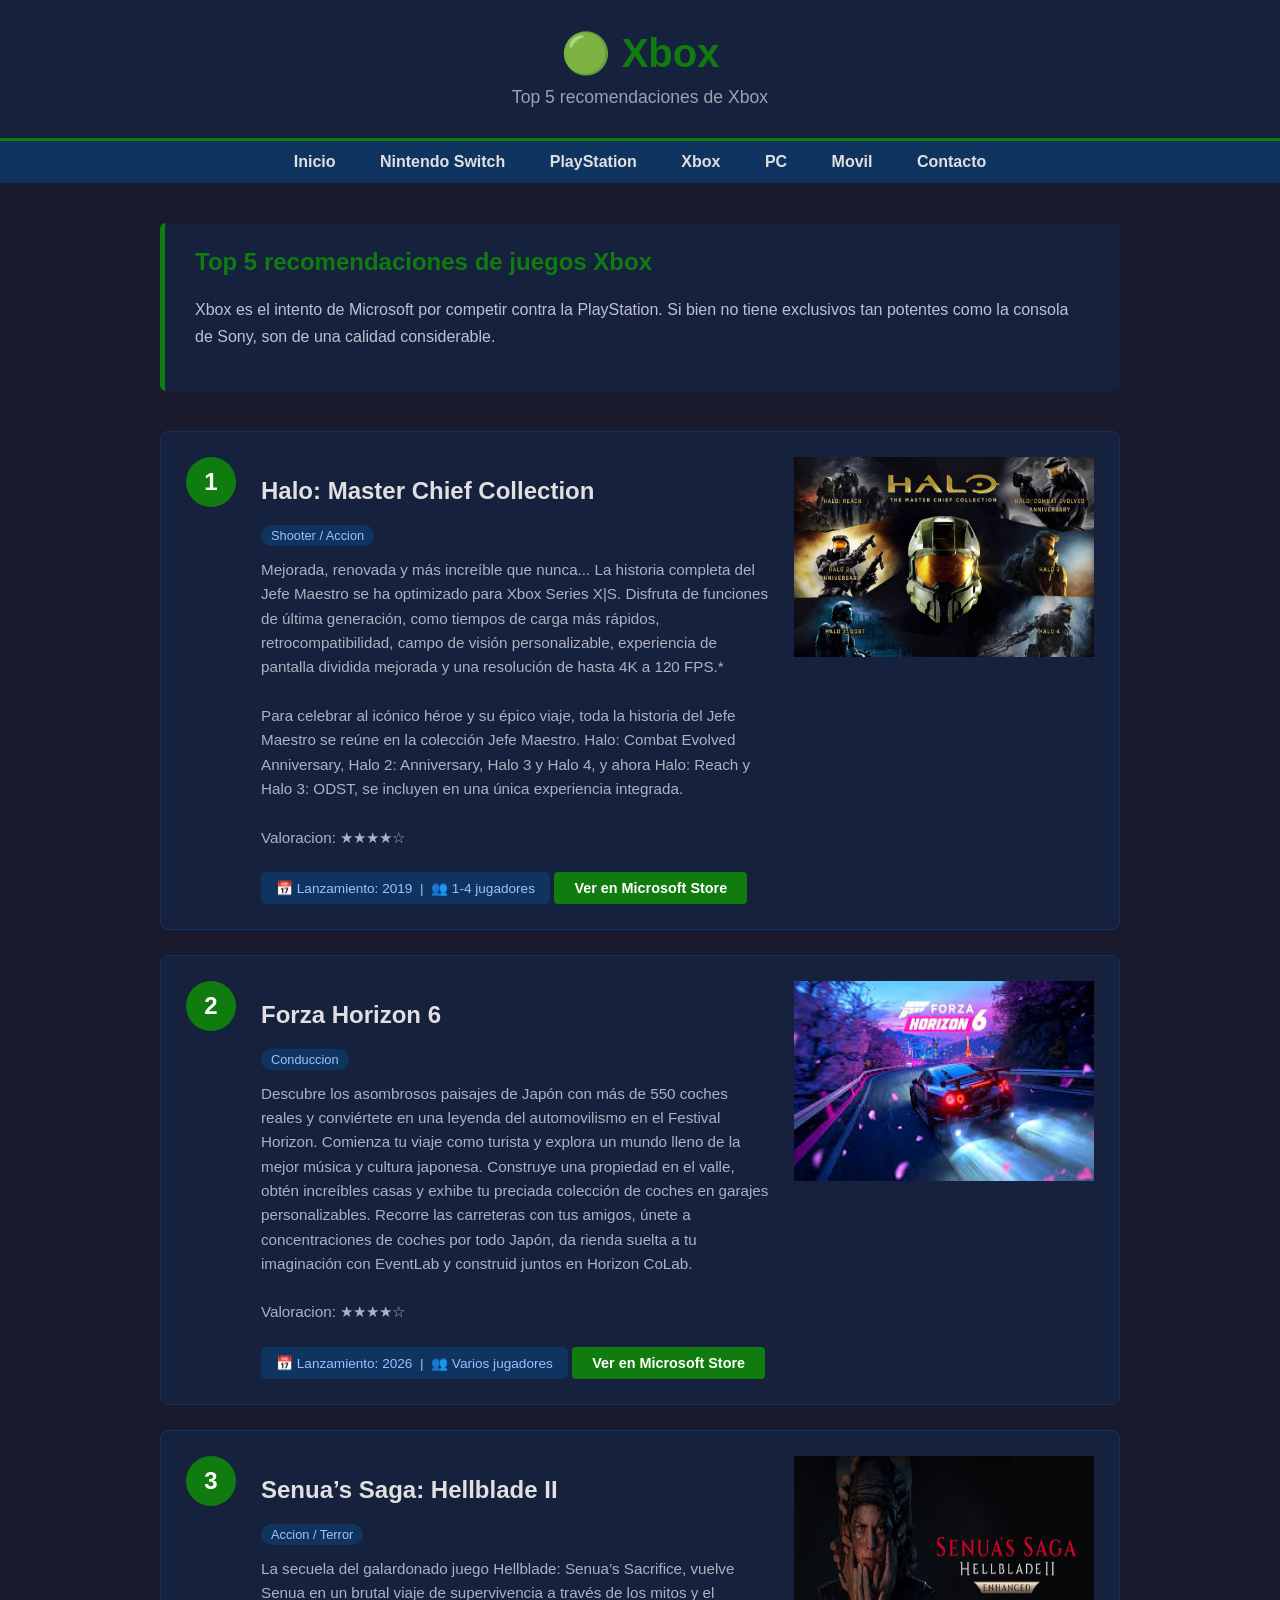
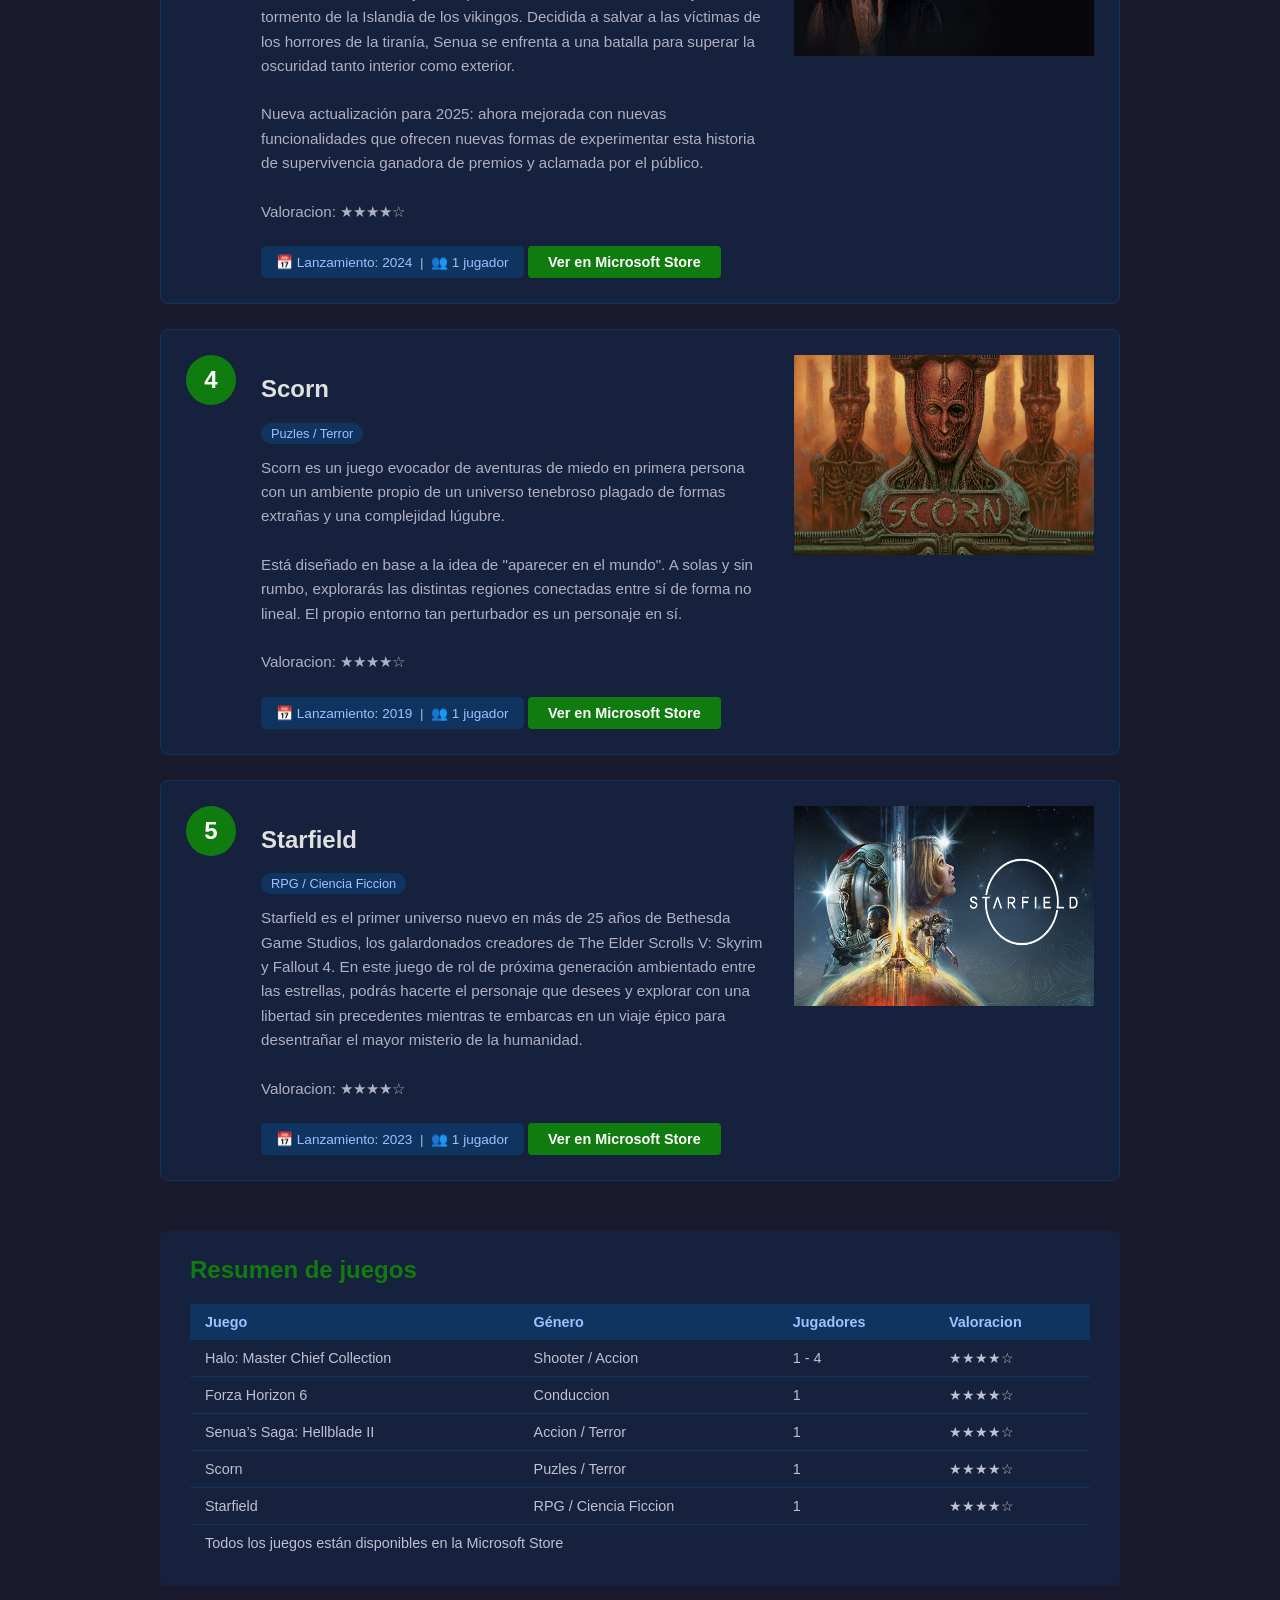
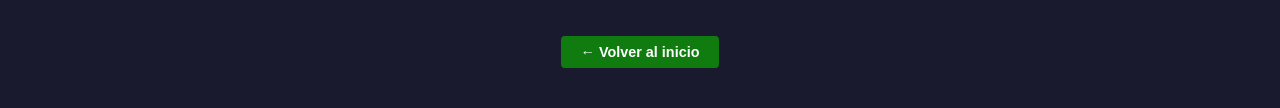
<file: XBOX.html>
<!-- Daniel Blasco-->

<!DOCTYPE html>
<html lang="es">

<head>
    <meta charset="utf-8">
    <title>Recomendaciones Xbox</title>
	<link rel="stylesheet" type="text/css" href="estilos.css">
</head>

<body class="tema-xbox">
	<header>
        <h1 class="tema-xbox">🟢 Xbox</h1>
        <p>Top 5 recomendaciones de Xbox</p>
    </header>

	<nav class="barra-navegacion">
		<a href="index.html">Inicio</a>
		<a href="switch.html">Nintendo Switch</a>
		<a href="playstation.html">PlayStation</a>
		<a>Xbox</a>
		<a href="PC.html">PC</a>
		<a href="movil.html">Movil</a>
        <a href="formulario.html">Contacto</a>
	</nav>

	<main>
		<div class="caja">
			<h2>Top 5 recomendaciones de juegos Xbox</h2>
			<p>Xbox es el intento de Microsoft por competir contra la PlayStation. Si bien no tiene exclusivos tan potentes 
				como la consola de Sony, son de una calidad considerable.</p>
		</div>

		<div class="juegos">

<!-- Halo -->
			<div class="tarjeta-juego">
				<div class="numero">1</div>
				<div class="info-juego">
					<h2>Halo: Master Chief Collection</h2>
					<span class="genero">Shooter / Accion</span>
					<p>Mejorada, renovada y más increíble que nunca... La historia completa del Jefe Maestro se ha optimizado para Xbox Series 
					X|S. Disfruta de funciones de última generación, como tiempos de carga más rápidos, retrocompatibilidad, campo de visión 
					personalizable, experiencia de pantalla dividida mejorada y una resolución de hasta 4K a 120 FPS.*
					<br><br>
					Para celebrar al icónico héroe y su épico viaje, toda la historia del Jefe Maestro se reúne en la colección Jefe Maestro. 
					Halo: Combat Evolved Anniversary, Halo 2: Anniversary, Halo 3 y Halo 4, y ahora Halo: Reach y Halo 3: ODST, se incluyen en 
					una única experiencia integrada.
					<br><br>
					Valoracion: ★★★★☆
					</p>

					<div class="datos">📅 Lanzamiento: 2019 &nbsp;|&nbsp; 👥 1-4 jugadores</div>
                    <a href="https://www.xbox.com/es-es/games/store/halo-la-colección-jefe-maestro/9mt8ptgvhx2p" class="btn" target="_blank">Ver en Microsoft Store</a>
				</div>
				
				<img alt="Halo: Master Chief Collection" src="Imagenes/Halo-MCC.jpg" width="300" height="200">
			</div>

<!-- Forza Horizon -->
			<div class="tarjeta-juego">
				<div class="numero">2</div>
				<div class="info-juego">
					<h2>Forza Horizon 6</h2>
					<span class="genero">Conduccion</span>
					<p>Descubre los asombrosos paisajes de Japón con más de 550 coches reales y conviértete en una leyenda del 
					automovilismo en el Festival Horizon. Comienza tu viaje como turista y explora un mundo lleno de la mejor 
					música y cultura japonesa. Construye una propiedad en el valle, obtén increíbles casas y exhibe tu preciada 
					colección de coches en garajes personalizables. Recorre las carreteras con tus amigos, únete a concentraciones 
					de coches por todo Japón, da rienda suelta a tu imaginación con EventLab y construid juntos en Horizon CoLab.
						<br><br>
					Valoracion: ★★★★☆
					</p>

					<div class="datos">📅 Lanzamiento: 2026 &nbsp;|&nbsp; 👥 Varios jugadores</div>
                    <a href="https://www.xbox.com/es-ES/games/store/forza-horizon-6/9NR1R1XWLCNB/0010" class="btn" target="_blank">Ver en Microsoft Store</a>
				</div>
				<img alt="Forza Horizon 6" src="Imagenes/Forza-Horizon-6.jpg" width="300" height="200">
			</div>

<!-- Hellblade-->
			<div class="tarjeta-juego">
				<div class="numero">3</div>
				<div class="info-juego">
					<h2>Senua’s Saga: Hellblade II</h2>
					<span class="genero">Accion / Terror</span>
					<p>La secuela del galardonado juego Hellblade: Senua’s Sacrifice, vuelve Senua en un brutal viaje de supervivencia 
					a través de los mitos y el tormento de la Islandia de los vikingos. Decidida a salvar a las víctimas de los 
					horrores de la tiranía, Senua se enfrenta a una batalla para superar la oscuridad tanto interior como exterior.
						<br><br>
					Nueva actualización para 2025: ahora mejorada con nuevas funcionalidades que ofrecen nuevas formas de experimentar 
					esta historia de supervivencia ganadora de premios y aclamada por el público.
						<br><br>
					Valoracion: ★★★★☆
					</p>

					<div class="datos">📅 Lanzamiento: 2024 &nbsp;|&nbsp; 👥 1 jugador</div>
                    <a href="https://www.xbox.com/es-ES/games/store/senuas-saga-hellblade-ii/9PMBB7NGHV95/0010" class="btn" target="_blank">Ver en Microsoft Store</a>
				</div>
				<img alt="Hellblade" src="Imagenes/Hellblade.jpg" width="300" height="200">
			</div>

<!-- Scorn -->
			<div class="tarjeta-juego">
				<div class="numero">4</div>
				<div class="info-juego">
					<h2>Scorn</h2>
					<span class="genero">Puzles / Terror</span>
					<p>Scorn es un juego evocador de aventuras de miedo en primera persona con un ambiente propio de un universo 
					tenebroso plagado de formas extrañas y una complejidad lúgubre.
						<br><br>
					Está diseñado en base a la idea de "aparecer en el mundo". A solas y sin rumbo, explorarás las distintas regiones 
					conectadas entre sí de forma no lineal. El propio entorno tan perturbador es un personaje en sí.
						<br><br>
					Valoracion: ★★★★☆
					</p>

					<div class="datos">📅 Lanzamiento: 2019 &nbsp;|&nbsp; 👥 1 jugador</div>
                    <a href="https://www.xbox.com/es-ES/games/store/scorn/9NM3TNRPQXLR/0010" class="btn" target="_blank">Ver en Microsoft Store</a>
				</div>
				<img alt="Scorn" src="Imagenes/scorn.jpg" width="300" height="200">
			</div>

<!-- Starfield -->
			<div class="tarjeta-juego">
				<div class="numero">5</div>
				<div class="info-juego">
					<h2>Starfield</h2>
					<span class="genero">RPG / Ciencia Ficcion</span>
					<p>Starfield es el primer universo nuevo en más de 25 años de Bethesda Game Studios, los galardonados creadores de 
					The Elder Scrolls V: Skyrim y Fallout 4. En este juego de rol de próxima generación ambientado entre las estrellas, 
					podrás hacerte el personaje que desees y explorar con una libertad sin precedentes mientras te embarcas en un viaje 
					épico para desentrañar el mayor misterio de la humanidad.
						<br><br>
					Valoracion: ★★★★☆
					</p>

					<div class="datos">📅 Lanzamiento: 2023 &nbsp;|&nbsp; 👥 1 jugador</div>
                    <a href="https://www.xbox.com/es-ES/games/store/starfield/9NCJSXWZTP88/0010" class="btn" target="_blank">Ver en Microsoft Store</a>
				</div>
				<img alt="Starfield" src="Imagenes/Starfield.jpg" width="300" height="200">
			</div>
		</div>

<!-- Tabla resumen -->
        <div class="resumen">
            <h2>Resumen de juegos</h2>
            <table>
                <tr>
                    <th>Juego</th>
                    <th>Género</th>
                    <th>Jugadores</th>
                    <th>Valoracion</th>
                </tr>
                <tr>
                    <td>Halo: Master Chief Collection</td>
                    <td>Shooter / Accion</td>
                    <td>1 - 4</td>
                    <td>★★★★☆</td>
                </tr>
                <tr>
                    <td>Forza Horizon 6</td>
                    <td>Conduccion</td>
                    <td>1</td>
                    <td>★★★★☆</td>
                </tr>
                <tr>
                    <td>Senua’s Saga: Hellblade II</td>
                    <td>Accion / Terror</td>
                    <td>1</td>
                    <td>★★★★☆</td>
                </tr>
                <tr>
                    <td>Scorn</td>
                    <td>Puzles / Terror</td>
                    <td>1</td>
                    <td>★★★★☆</td>
                </tr>
                <tr>
                    <td>Starfield</td>
                    <td>RPG / Ciencia Ficcion</td>
                    <td>1</td>
                    <td>★★★★☆</td>
                </tr>
                <tr>
                    <td colspan="4">Todos los juegos están disponibles en la Microsoft Store</td>
                </tr>
            </table>
        </div>

<!-- Volver al principio-->
		<div class="volver">
            <a href="#" class="btn">← Volver al inicio</a>
        </div>
	</main>
		
</body>

</html>
</file>
<file: estilos.css>
/* =========================================
   ESTILOS GENERALES - Proyecto Videojuegos
   Lenguaje de Marcas - 1º DAM 2025/2026
   ========================================= */

/* Fuente general */
body {
    margin: 0;
    padding: 0;
    font-family: Arial, sans-serif;
    background-color: #1a1a2e;
    color: #e0e0e0;
}

/* =========================================
   CABECERA
   ========================================= */
header {
    background-color: #16213e;
    text-align: center;
    padding: 30px 20px;
    border-bottom: 3px solid #7b2fbe;
}

header h1 {
    color: #7b2fbe;
    font-size: 2.5em;
    margin: 0 0 10px 0;
}

header p {
    color: #a0a0b0;
    font-size: 1.1em;
    margin: 0;
}

/* =========================================
   NAVEGACIÓN
   ========================================= */
nav {
    background-color: #0f3460;
    padding: 12px 0;
    text-align: center;
}

nav a {
    color: #e0e0e0;
    text-decoration: none;
    margin: 0 20px;
    font-size: 1em;
    font-weight: bold;
}

nav a:hover {
    color: #7b2fbe;
}

/* =========================================
   CONTENIDO PRINCIPAL
   ========================================= */
main {
    max-width: 960px;
    margin: 40px auto;
    padding: 0 20px;
}

/* Título de sección con línea */
h2.seccion {
    color: #7b2fbe;
    border-bottom: 2px solid #7b2fbe;
    padding-bottom: 8px;
    margin-bottom: 25px;
}

/* =========================================
   CAJAS DE TEXTO (bienvenida, intro, etc.)
   ========================================= */
.caja {
    background-color: #16213e;
    border-left: 5px solid #7b2fbe;
    padding: 25px 30px;
    border-radius: 6px;
    margin-bottom: 40px;
}

.caja h2 {
    color: #7b2fbe;
    margin-top: 0;
}

.caja p {
    line-height: 1.7;
    color: #c0c0d0;
}

.caja ol, .caja ul, .caja dl {
    color: #c0c0d0;
    line-height: 2;
    padding-left: 20px;
}

.caja dt {
    color: #ffffff;
    font-weight: bold;
    margin-top: 15px;
    padding-bottom: 4px;
    border-bottom: 1px solid #0f3460;
}

.caja dd {
    color: #c0c0d0;
    margin-left: 15px;
    margin-top: 5px;
    line-height: 1.6;
}

/* =========================================
   TARJETAS DE PLATAFORMAS (página principal)
   ========================================= */
.plataformas {
    display: flex;
    flex-wrap: wrap;
    gap: 20px;
    justify-content: center;
    margin-bottom: 50px;
}

.tarjeta-plataforma {
    background-color: #16213e;
    border: 1px solid #0f3460;
    border-radius: 8px;
    padding: 25px 20px;
    width: 260px;
    text-align: center;
    transition: border-color 0.3s;
}

.tarjeta-plataforma:hover {
    border-color: #7b2fbe;
}

.tarjeta-plataforma h3 {
    color: #ffffff;
    margin: 0 0 10px 0;
    font-size: 1.3em;
}

.tarjeta-plataforma p {
    color: #a0a0b0;
    font-size: 0.9em;
    line-height: 1.5;
    margin: 0 0 15px 0;
}

/* =========================================
   TARJETAS DE JUEGOS (páginas de marca)
   ========================================= */
.juegos {
    display: flex;
    flex-direction: column;
    gap: 25px;
    margin-bottom: 50px;
}

.tarjeta-juego {
    background-color: #16213e;
    border: 1px solid #0f3460;
    border-radius: 8px;
    padding: 25px;
    display: flex;
    gap: 25px;
    align-items: flex-start;
}

.tarjeta-juego:hover {
    border-color: #7b2fbe;
}

/* Número del juego */
.numero {
    background-color: #7b2fbe;
    color: #ffffff;
    font-size: 1.5em;
    font-weight: bold;
    width: 50px;
    height: 50px;
    border-radius: 50%;
    display: flex;
    align-items: center;
    justify-content: center;
    flex-shrink: 0;
}

/* Información del juego */
.info-juego {
    flex: 1;
}

.info-juego h3 {
    color: #ffffff;
    margin: 0 0 5px 0;
    font-size: 1.3em;
}

/* Etiqueta de género */
.genero {
    display: inline-block;
    background-color: #0f3460;
    color: #a0c0ff;
    font-size: 0.8em;
    padding: 3px 10px;
    border-radius: 12px;
    margin-bottom: 12px;
}

.info-juego p {
    color: #b0b0c0;
    line-height: 1.6;
    margin: 0 0 12px 0;
    font-size: 0.95em;
}

/* Valoración con estrellas */
.valoracion {
    color: #f0c040;
    font-size: 1.1em;
}

.valoracion span {
    color: #a0a0b0;
    font-size: 0.85em;
    margin-left: 8px;
}

/* Datos rápidos del juego */
.datos {
    background-color: #0f3460;
    padding: 8px 15px;
    border-radius: 5px;
    font-size: 0.85em;
    color: #a0c0ff;
    margin-top: 10px;
    display: inline-block;
}

/* =========================================
   TABLA RESUMEN
   ========================================= */
.resumen {
    background-color: #16213e;
    padding: 25px 30px;
    border-radius: 6px;
    margin-bottom: 50px;
}

.resumen h2 {
    color: #7b2fbe;
    margin-top: 0;
}

.resumen table {
    width: 100%;
    border-collapse: collapse;
}

.resumen th {
    background-color: #0f3460;
    color: #a0c0ff;
    padding: 10px 15px;
    text-align: left;
    font-size: 0.9em;
}

.resumen td {
    padding: 10px 15px;
    border-bottom: 1px solid #0f3460;
    color: #c0c0d0;
    font-size: 0.9em;
}

.resumen tr:last-child td {
    border-bottom: none;
}

.resumen tr:hover td {
    background-color: #1a2a50;
}

/* =========================================
   BOTONES Y ENLACES
   ========================================= */
.btn {
    display: inline-block;
    background-color: #7b2fbe;
    color: #ffffff;
    text-decoration: none;
    padding: 8px 20px;
    border-radius: 4px;
    font-size: 0.9em;
    font-weight: bold;
}

.btn:hover {
    background-color: #5a1f8a;
}

/* Botón centrado para volver atrás */
.volver {
    text-align: center;
    margin-bottom: 40px;
}

/* =========================================
   PIE DE PÁGINA
   ========================================= */
footer {
    background-color: #16213e;
    text-align: center;
    padding: 20px;
    color: #606070;
    font-size: 0.85em;
    border-top: 2px solid #0f3460;
}
 
/* =========================================
   FORMULARIO DE CONTACTO
   ========================================= */
 
/* Contenedor del formulario */
.formulario {
    background-color: #16213e;
    border-radius: 8px;
    padding: 30px;
    margin-bottom: 40px;
}
 
/* Cada campo del formulario */
.campo {
    margin-bottom: 20px;
}
 
.campo label {
    display: block;
    color: #a0c0ff;
    font-size: 0.9em;
    margin-bottom: 6px;
    font-weight: bold;
}
 
.campo input,
.campo textarea,
.campo select {
    width: 100%;
    background-color: #0f3460;
    border: 1px solid #1a4a8a;
    border-radius: 4px;
    padding: 8px 12px;
    color: #e0e0e0;
    font-size: 0.95em;
    box-sizing: border-box;
}
 
.campo input:focus,
.campo textarea:focus,
.campo select:focus {
    outline: none;
    border-color: #7b2fbe;
}
 
/* Grupos de radio y checkbox */
.grupo-opciones {
    display: flex;
    flex-wrap: wrap;
    gap: 15px;
    margin-top: 6px;
}
 
.grupo-opciones label {
    display: flex;
    align-items: center;
    gap: 6px;
    color: #c0c0d0;
    font-size: 0.9em;
    font-weight: normal;
    cursor: pointer;
}
 
.grupo-opciones input {
    width: auto;
    cursor: pointer;
}
 
/* Separador de secciones del formulario */
.seccion-form {
    border-left: 3px solid #7b2fbe;
    padding-left: 15px;
    margin: 25px 0 15px 0;
    color: #ffffff;
    font-size: 1em;
    font-weight: bold;
}
 
/* Botones del formulario */
.botones-form {
    display: flex;
    gap: 15px;
    margin-top: 25px;
}
 
.btn-enviar {
    background-color: #7b2fbe;
    color: #ffffff;
    border: none;
    padding: 10px 30px;
    border-radius: 4px;
    font-size: 1em;
    font-weight: bold;
    cursor: pointer;
}
 
.btn-enviar:hover {
    background-color: #5a1f8a;
}
 
.btn-borrar {
    background-color: #0f3460;
    color: #e0e0e0;
    border: 1px solid #1a4a8a;
    padding: 10px 30px;
    border-radius: 4px;
    font-size: 1em;
    font-weight: bold;
    cursor: pointer;
}
 
.btn-borrar:hover {
    background-color: #1a4a8a;
}
 
/* Mensajes de error */
.error {
    color: #e94560;
    font-size: 0.82em;
    margin-top: 4px;
    display: none;
}
 
.campo input.invalido,
.campo textarea.invalido,
.campo select.invalido {
    border-color: #e94560;
}
 
/* Mensaje de éxito */
#mensaje-exito {
    display: none;
    background-color: #0a5a0a;
    border: 1px solid #107c10;
    color: #90ee90;
    padding: 15px 20px;
    border-radius: 6px;
    margin-bottom: 20px;
    font-weight: bold;
}
 
/* Botón cambiar tema */
#btn-tema {
    display: inline-block;
    background-color: #0f3460;
    color: #e0e0e0;
    border: 1px solid #1a4a8a;
    padding: 8px 20px;
    border-radius: 4px;
    font-size: 0.9em;
    font-weight: bold;
    cursor: pointer;
    margin-bottom: 30px;
}
 
#btn-tema:hover {
    background-color: #1a4a8a;
}
 
/* =========================================
   TEMA CLARO (evento Javascript)
   ========================================= */
body.tema-claro {
    background-color: #f0f0f5;
    color: #1a1a2e;
}
 
body.tema-claro header {
    background-color: #dde0f0;
}
 
body.tema-claro nav {
    background-color: #b0b8d8;
}
 
body.tema-claro nav a {
    color: #1a1a2e;
}
 
body.tema-claro .formulario {
    background-color: #ffffff;
    border: 1px solid #cccccc;
}

body.tema-claro .formulario p {
    color:#1a1a2e
}
 
body.tema-claro .campo input,
body.tema-claro .campo textarea,
body.tema-claro .campo select {
    background-color: #f5f5ff;
    border-color: #aaaacc;
    color: #1a1a2e;
}
 
body.tema-claro .caja {
    background-color: #ffffff;
}
 
body.tema-claro footer {
    background-color: #dde0f0;
}
 

/* =========================================
   TEMAS DE COLOR POR PÁGINA
   ========================================= */

/* Switch - Rojo */
.tema-switch header { border-bottom-color: #e94560; }
.tema-switch header h1 { color: #e94560; }
.tema-switch nav a:hover { color: #e94560; }
.tema-switch .caja { border-left-color: #e94560; }
.tema-switch .caja h2 { color: #e94560; }
.tema-switch h2.seccion { color: #e94560; border-bottom-color: #e94560; }
.tema-switch .numero { background-color: #e94560; }
.tema-switch .btn { background-color: #e94560; }
.tema-switch .btn:hover { background-color: #c73652; }
.tema-switch .tarjeta-juego:hover { border-color: #e94560; }
.tema-switch .tarjeta-marca:hover { border-color: #e94560; }
.tema-switch .resumen h2 { color: #e94560; }

/* PlayStation - Azul */
.tema-playstation header { border-bottom-color: #0070cc; }
.tema-playstation header h1 { color: #0070cc; }
.tema-playstation nav a:hover { color: #0070cc; }
.tema-playstation .caja { border-left-color: #0070cc; }
.tema-playstation .caja h2 { color: #0070cc; }
.tema-playstation h2.seccion { color: #0070cc; border-bottom-color: #0070cc; }
.tema-playstation .numero { background-color: #0070cc; }
.tema-playstation .btn { background-color: #0070cc; }
.tema-playstation .btn:hover { background-color: #005aa3; }
.tema-playstation .tarjeta-juego:hover { border-color: #0070cc; }
.tema-playstation .tarjeta-marca:hover { border-color: #0070cc; }
.tema-playstation .resumen h2 { color: #0070cc; }

/* Xbox - Verde */
.tema-xbox header { border-bottom-color: #107c10; }
.tema-xbox header h1 { color: #107c10; }
.tema-xbox nav a:hover { color: #107c10; }
.tema-xbox .caja { border-left-color: #107c10; }
.tema-xbox .caja h2 { color: #107c10; }
.tema-xbox h2.seccion { color: #107c10; border-bottom-color: #107c10; }
.tema-xbox .numero { background-color: #107c10; }
.tema-xbox .btn { background-color: #107c10; }
.tema-xbox .btn:hover { background-color: #0a5a0a; }
.tema-xbox .tarjeta-juego:hover { border-color: #107c10; }
.tema-xbox .tarjeta-marca:hover { border-color: #107c10; }
.tema-xbox .resumen h2 { color: #107c10; }

/* PC - Gris */
.tema-pc header { border-bottom-color: #888888; }
.tema-pc header h1 { color: #888888; }
.tema-pc nav a:hover { color: #888888; }
.tema-pc .caja { border-left-color: #888888; }
.tema-pc .caja h2 { color: #888888; }
.tema-pc h2.seccion { color: #888888; border-bottom-color: #888888; }
.tema-pc .numero { background-color: #888888; }
.tema-pc .btn { background-color: #888888; }
.tema-pc .btn:hover { background-color: #666666; }
.tema-pc .tarjeta-juego:hover { border-color: #888888; }
.tema-pc .tarjeta-marca:hover { border-color: #888888; }
.tema-pc .resumen h2 { color: #888888; }

/* Móvil - Blanco */
.tema-movil header { border-bottom-color: #ffffff; }
.tema-movil header h1 { color: #ffffff; }
.tema-movil nav a:hover { color: #ffffff; }
.tema-movil .caja { border-left-color: #ffffff; }
.tema-movil .caja h2 { color: #ffffff; }
.tema-movil h2.seccion { color: #ffffff; border-bottom-color: #ffffff; }
.tema-movil .numero { background-color: #ffffff; color: #1a1a2e; }
.tema-movil .btn { background-color: #ffffff; color: #1a1a2e; }
.tema-movil .btn:hover { background-color: #cccccc; color: #1a1a2e; }
.tema-movil .tarjeta-juego:hover { border-color: #ffffff; }
.tema-movil .tarjeta-marca:hover { border-color: #ffffff; }
.tema-movil .resumen h2 { color: #ffffff; }
</file>
